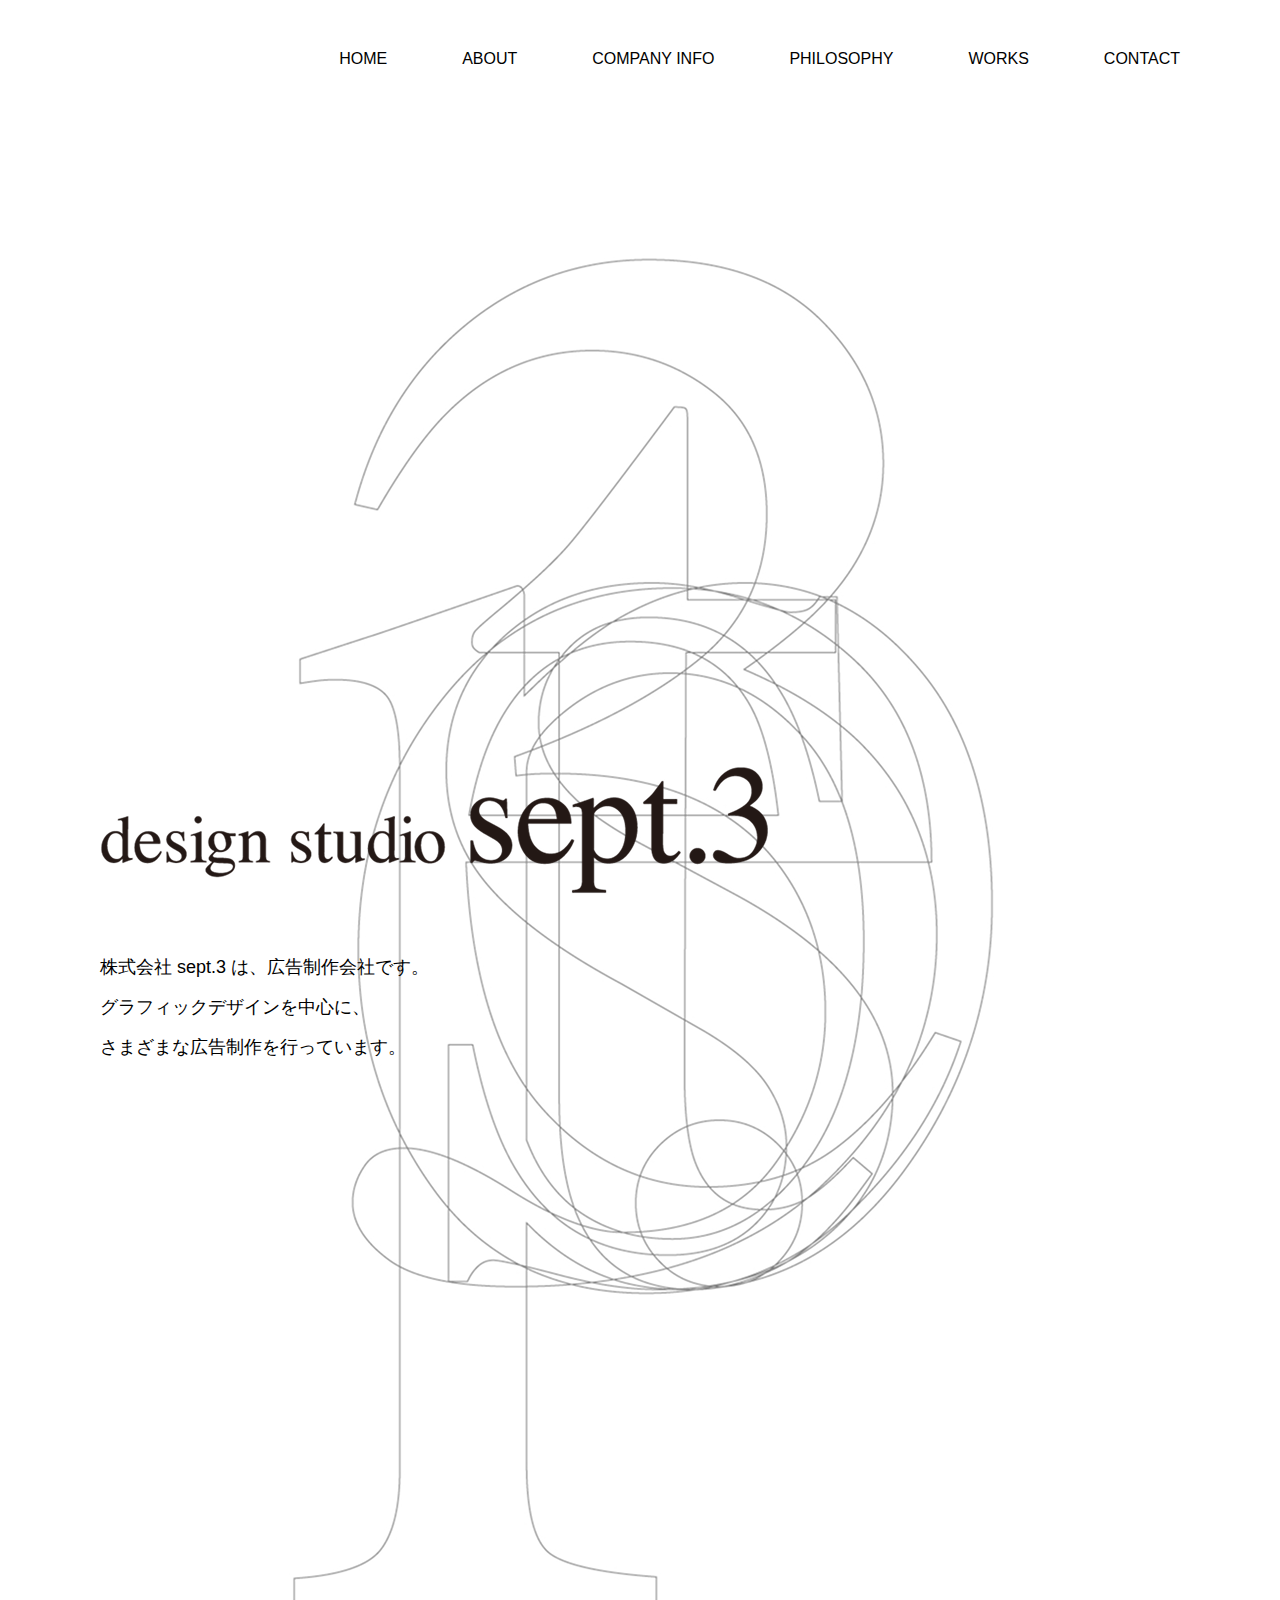
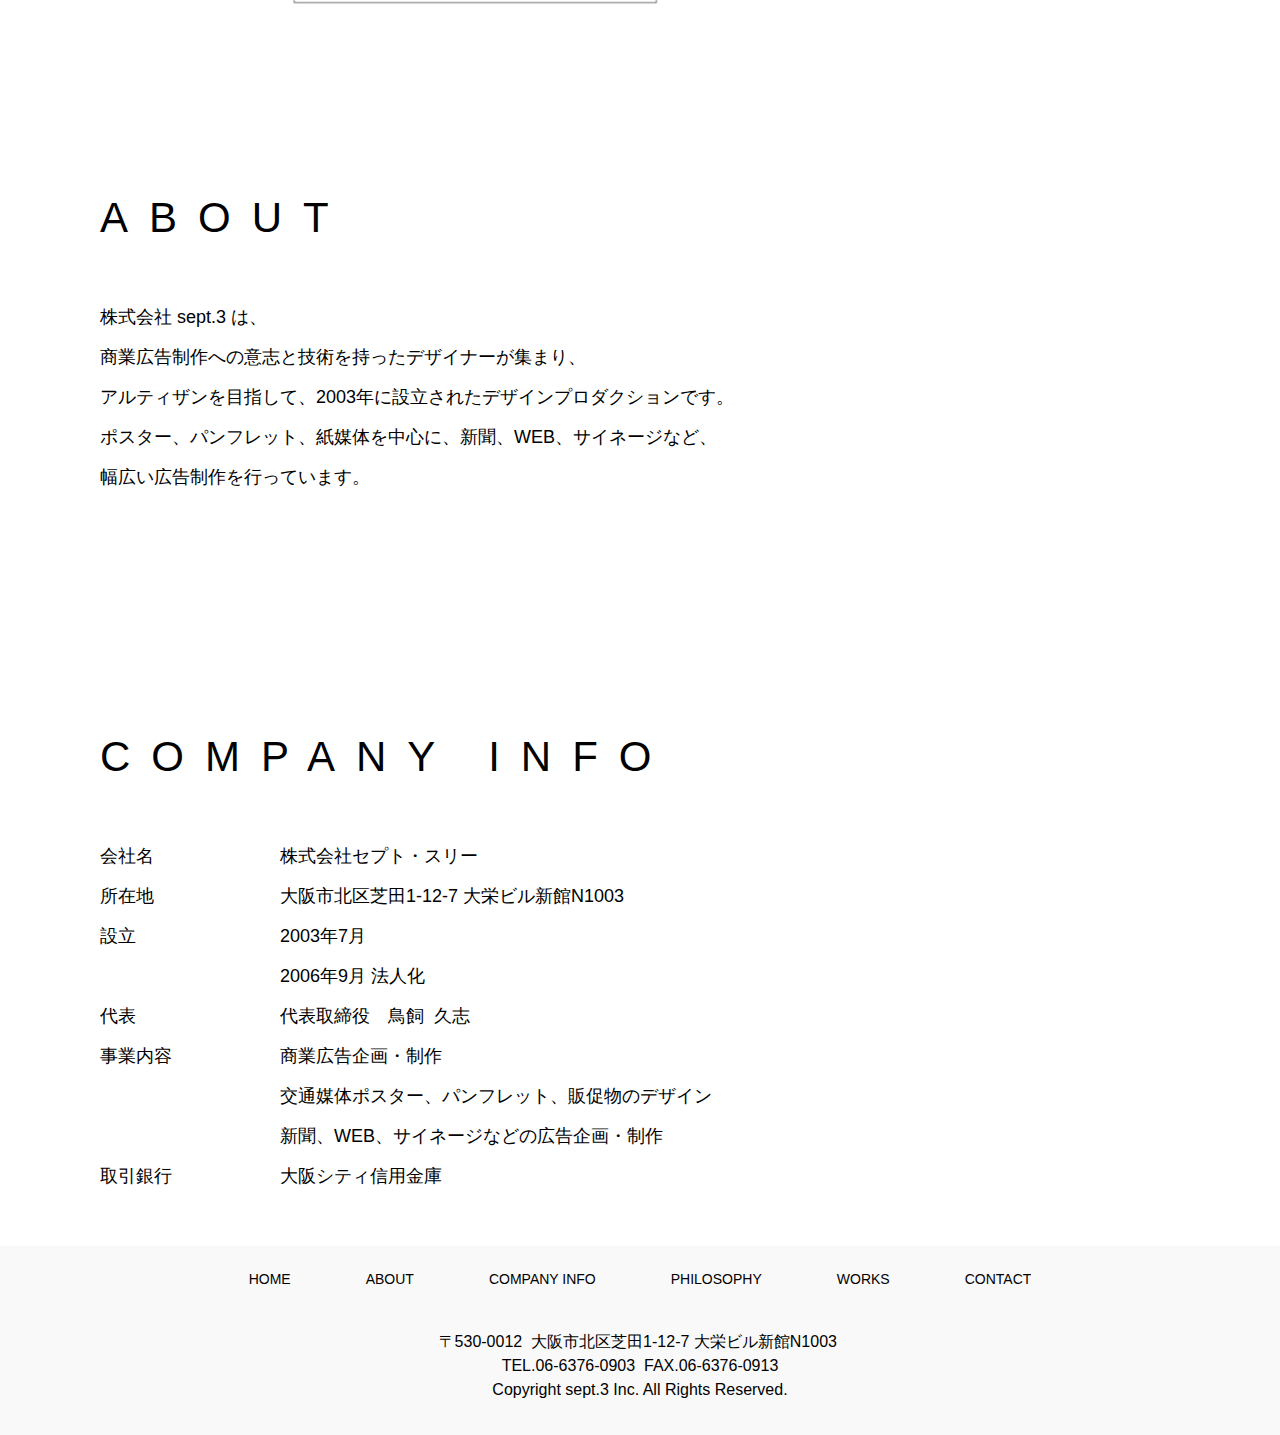
<file: index.html>
<!DOCTYPE html>
<html lang="ja">
<head>
  <meta charset="UTF-8">
  <meta name="viewport" content="width=device-width, initial-scale=1.0">
  <title>sept.3 - ホーム</title>
  <link rel="stylesheet" href="styles/globals.css">
</head>
<body>
  <div class="layout-container">
    <div class="layout-wrapper">
      <!-- Header Desktop -->
      <div class="header-desktop">
        <div class="header-desktop-inner">
          <button onclick="navigateTo('index.html', 'home_frame')" class="nav-item">
            <p class="nav-item-text">HOME</p>
          </button>
          <button onclick="navigateTo('index.html', 'text2')" class="nav-item">
            <p class="nav-item-text">ABOUT</p>
          </button>
          <button onclick="navigateTo('index.html', 'text4')" class="nav-item">
            <p class="nav-item-text">COMPANY INFO</p>
          </button>
          <button onclick="navigateTo('works.html', 'philosophy_text')" class="nav-item">
            <p class="nav-item-text">PHILOSOPHY</p>
          </button>
          <button onclick="navigateTo('works.html', 'main_frame3-1_text')" class="nav-item">
            <p class="nav-item-text">WORKS</p>
          </button>
          <button onclick="navigateTo('contact.html', 'main_frame3-1_text')" class="nav-item">
            <p class="nav-item-text">CONTACT</p>
          </button>
        </div>
      </div>

      <!-- Header Mobile/Tablet -->
      <div class="header-mobile" id="headerMobile">
        <div class="header-mobile-inner">
          <div class="header-mobile-content">
            <button onclick="toggleMobileMenu()" class="header-mobile-button">
              <div class="hamburger-icon" id="hamburgerIcon">
                <div class="hamburger-svg-wrapper">
                  <svg class="hamburger-svg" fill="none" preserveAspectRatio="none" viewBox="0 0 60 21">
                    <g id="Group 7">
                      <path d="M0 0.5H60" id="Vector 1" stroke="var(--stroke-0, black)" />
                      <path d="M10 10.5H60" id="Vector 2" stroke="var(--stroke-0, black)" />
                      <path d="M20 20.5H60" id="Vector 3" stroke="var(--stroke-0, black)" />
                    </g>
                  </svg>
                </div>
              </div>
              <div class="close-icon" id="closeIcon" style="display: none;">
                <div class="close-svg-wrapper">
                  <svg class="close-svg" fill="none" preserveAspectRatio="none" viewBox="0 0 51 26">
                    <g id="Group 9">
                      <path d="M0.396484 0.544922L50.6035 25.4551" id="Vector 4" stroke="var(--stroke-0, black)" />
                      <path d="M0.396484 25.4551L50.6035 0.544922" id="Vector 5" stroke="var(--stroke-0, black)" />
                    </g>
                  </svg>
                </div>
              </div>
            </button>
          </div>
        </div>
      </div>

      <!-- Mobile Menu -->
      <div class="mobile-menu" id="mobileMenu" style="display: none;">
        <div class="mobile-menu-header">
          <div class="mobile-menu-header-inner">
            <div class="mobile-menu-header-content">
              <button onclick="toggleMobileMenu()" class="mobile-menu-close-button">
                <div class="close-icon">
                  <div class="close-svg-wrapper">
                    <svg class="close-svg" fill="none" preserveAspectRatio="none" viewBox="0 0 51 26">
                      <g id="Group 9">
                        <path d="M0.396484 0.544922L50.6035 25.4551" id="Vector 4" stroke="var(--stroke-0, black)" />
                        <path d="M0.396484 25.4551L50.6035 0.544922" id="Vector 5" stroke="var(--stroke-0, black)" />
                      </g>
                    </svg>
                  </div>
                </div>
              </button>
            </div>
          </div>
        </div>
        
        <div class="mobile-menu-nav">
          <button onclick="navigateToAndClose('index.html', 'home_frame')" class="mobile-menu-nav-item">
            <p class="nav-item-text">HOME</p>
          </button>
          <button onclick="navigateToAndClose('index.html', 'text2')" class="mobile-menu-nav-item">
            <p class="nav-item-text">ABOUT</p>
          </button>
          <button onclick="navigateToAndClose('index.html', 'text4')" class="mobile-menu-nav-item">
            <p class="nav-item-text">COMPANY INFO</p>
          </button>
          <button onclick="navigateToAndClose('works.html', 'philosophy_text')" class="mobile-menu-nav-item">
            <p class="nav-item-text">PHILOSOPHY</p>
          </button>
          <button onclick="navigateToAndClose('works.html', 'main_frame3-1_text')" class="mobile-menu-nav-item">
            <p class="nav-item-text">WORKS</p>
          </button>
          <button onclick="navigateToAndClose('contact.html', 'main_frame3-1_text')" class="mobile-menu-nav-item">
            <p class="nav-item-text">CONTACT</p>
          </button>
        </div>
      </div>

      <!-- Main Content -->
      <div class="main-content">
        <div class="main-inner">
          <!-- Hero Section -->
          <div id="home_frame" class="hero-section">
            <!-- Desktop/Tablet -->
            <div class="hero-desktop">
              <div class="hero-bg-image">
                <img alt="" class="hero-bg-img" src="images/sept3-typography.png">
              </div>
              <div class="hero-logo-container">
                <div class="hero-logo">
				  <h1>
                    <img alt="design studio sept.3" class="hero-bg-img" src="images/sept3-corporate-logo.png">
				  </h1>
                </div>
              </div>
              <div class="hero-text-container">
                <div class="hero-text">
                      <p class="mb-0">株式会社 sept.3 は、広告制作会社です。</p>
                  <p class="mb-0">グラフィックデザインを中心に、</p>
                  <p>さまざまな広告制作を行っています。</p>
                </div>
              </div>
            </div>

            <!-- Mobile Only -->
            <div class="hero-mobile">
              <div class="hero-bg-image">
                <img alt="" class="hero-bg-img" src="images/sept3-typography.png">
              </div>
              <div class="hero-logo-container">
                <div class="hero-logo">
                  <img alt="" class="hero-bg-img" src="images/sept3-corporate-logo.png">
                </div>
              </div>
              <div class="hero-text-container">
                <div class="hero-text">
                  <p class="mb-0">株式会社 sept.3 は、広告制作会社です。</p>
                  <p class="mb-0">グラフィックデザインを中心に、</p>
                  <p>さまざまな広告制作を行っています。</p>
                </div>
              </div>
            </div>
          </div>

          <!-- About Section -->
          <div id="text2" class="about-section">
            <div class="about-inner">
              <div>
                <p class="about-title">
                  ABOUT
                </p>
              </div>
              <div class="about-content">
                <!-- Desktop/Tablet -->
                <div class="about-text-desktop">
                  <p class="mb-0">株式会社 sept.3 は、</p>
                  <p class="mb-0">商業広告制作への意志と技術を持ったデザイナーが集まり、</p>
                  <p class="mb-0">アルティザンを目指して、2003年に設立されたデザインプロダクションです。</p>
                  <p class="mb-0">ポスター、パンフレット、紙媒体を中心に、新聞、WEB、サイネージなど、</p>
                  <p>幅広い広告制作を行っています。</p>
                </div>

                <!-- Mobile -->
                <div class="about-text-mobile">
                  <p class="mb-0">株式会社 sept.3 は、</p>
                  <p class="mb-0">商業広告制作への意志と技術を持った</p>
                  <p class="mb-0">デザイナーが集まり、</p>
                  <p class="mb-0">アルティザンを目指して、2003年に設立された</p>
                  <p class="mb-0">デザインプロダクションです。</p>
                  <p class="mb-0">ポスター、パンフレット、紙媒体を</p>
                  <p class="mb-0">中心に、新聞、WEB、サイネージなど、</p>
                  <p>幅広い広告制作を行っています。</p>
                </div>
              </div>
            </div>
          </div>

          <!-- Company Section -->
          <div id="text4" class="company-section">
            <p class="company-title">
              COMPANY INFO
            </p>
            
            <div class="company-content">
              <!-- Labels -->
              <div class="company-labels" style="font-variation-settings: 'CTGR' 0, 'wdth' 100, 'wght' 400;">
                <p class="mb-0">会社名 </p>
                <p class="mb-0">所在地 </p>
                <p class="mb-0 md-hidden">&nbsp;</p>
                <p class="mb-0">設立</p>
                <p class="mb-0">&nbsp;</p>
                <p class="mb-0">代表</p>
                <p class="mb-0">事業内容</p>
                <p class="mb-0">&nbsp;</p>
                <p class="mb-0">&nbsp;</p>
                <p class="mb-0 md-hidden">&nbsp;</p>
                <p class="mb-0 md-hidden">&nbsp;</p>
                <p class="mb-0 md-hidden">&nbsp;</p>
                <p>取引銀行 </p>
              </div>

              <!-- Values -->
              <div class="company-values">
                <!-- Desktop/Tablet -->
                <div class="company-values-desktop">
                  <p class="mb-0">株式会社セプト・スリー</p>
                  <p class="mb-0">大阪市北区芝田1-12-7 大栄ビル新館N1003</p>
                  <p class="mb-0">2003年7月</p>
                  <p class="mb-0">2006年9月 法人化</p>
                  <p class="mb-0" style="white-space: pre-wrap;">代表取締役　鳥飼  久志</p>
                  <p class="mb-0">商業広告企画・制作</p>
                  <p class="mb-0">交通媒体ポスター、パンフレット、販促物のデザイン</p>
                  <p class="mb-0">新聞、WEB、サイネージなどの広告企画・制作</p>
                  <p>大阪シティ信用金庫</p>
                </div>

                <!-- Mobile -->
                <div class="company-values-mobile">
                  <p class="mb-0">株式会社セプト・スリー</p>
                  <p class="mb-0">大阪市北区芝田1-12-7 </p>
                  <p class="mb-0">大栄ビル新館N1003</p>
                  <p class="mb-0">2003年7月</p>
                  <p class="mb-0">2006年9月 法人化</p>
                  <p class="mb-0" style="white-space: pre-wrap;">代表取締役　鳥飼  久志</p>
                  <p class="mb-0">商業広告企画・制作</p>
                  <p class="mb-0">交通媒体ポスター、</p>
                  <p class="mb-0">パンフレット、</p>
                  <p class="mb-0">販促物のデザイン</p>
                  <p class="mb-0">新聞、WEB、サイネージなどの広告企画・制作</p>
                  <p>大阪シティ信用金庫</p>
                </div>
              </div>
            </div>
          </div>
        </div>
      </div>

      <!-- Footer -->
      <div id="footer_frame" class="footer-container">
        <div class="footer-inner">
          <div class="footer-content">
            <!-- Footer Navigation -->
            <div class="footer-nav">
              <button onclick="navigateTo('index.html', 'home_frame')" class="nav-item">
                <p class="nav-item-text mobile">HOME</p>
              </button>
              <button onclick="navigateTo('index.html', 'text2')" class="nav-item">
                <p class="nav-item-text mobile">ABOUT</p>
              </button>
              <button onclick="navigateTo('index.html', 'text4')" class="nav-item">
                <p class="nav-item-text mobile">COMPANY INFO</p>
              </button>
              <button onclick="navigateTo('works.html', 'philosophy_text')" class="nav-item">
                <p class="nav-item-text mobile">PHILOSOPHY</p>
              </button>
              <button onclick="navigateTo('works.html', 'main_frame3-1_text')" class="nav-item">
                <p class="nav-item-text mobile">WORKS</p>
              </button>
              <button onclick="navigateTo('contact.html', 'main_frame3-1_text')" class="nav-item">
                <p class="nav-item-text mobile">CONTACT</p>
              </button>
            </div>

            <!-- Footer Text -->
            <div class="footer-text-container">
              <!-- Desktop/Tablet -->
              <div class="footer-text footer-text-desktop">
                <p class="mb-0">〒530-0012  大阪市北区芝田1-12-7 大栄ビル新館N1003 </p>
                <p class="mb-0">TEL.06-6376-0903  FAX.06-6376-0913</p>
                <p>Copyright sept.3 Inc. All Rights Reserved.</p>
              </div>

              <!-- Mobile -->
              <div class="footer-text footer-text-mobile">
                <p class="mb-0">〒530-0012  大阪市北区芝田1-12-7</p>
                <p class="mb-0">大栄ビル新館N1003 </p>
                <p class="mb-0">TEL.06-6376-0903  FAX.06-6376-0913</p>
                <p>Copyright sept.3 Inc. All Rights Reserved.</p>
              </div>
            </div>
          </div>
        </div>
      </div>
    </div>
  </div>

  <script src="script.js"></script>
</body>
</html>
</file>
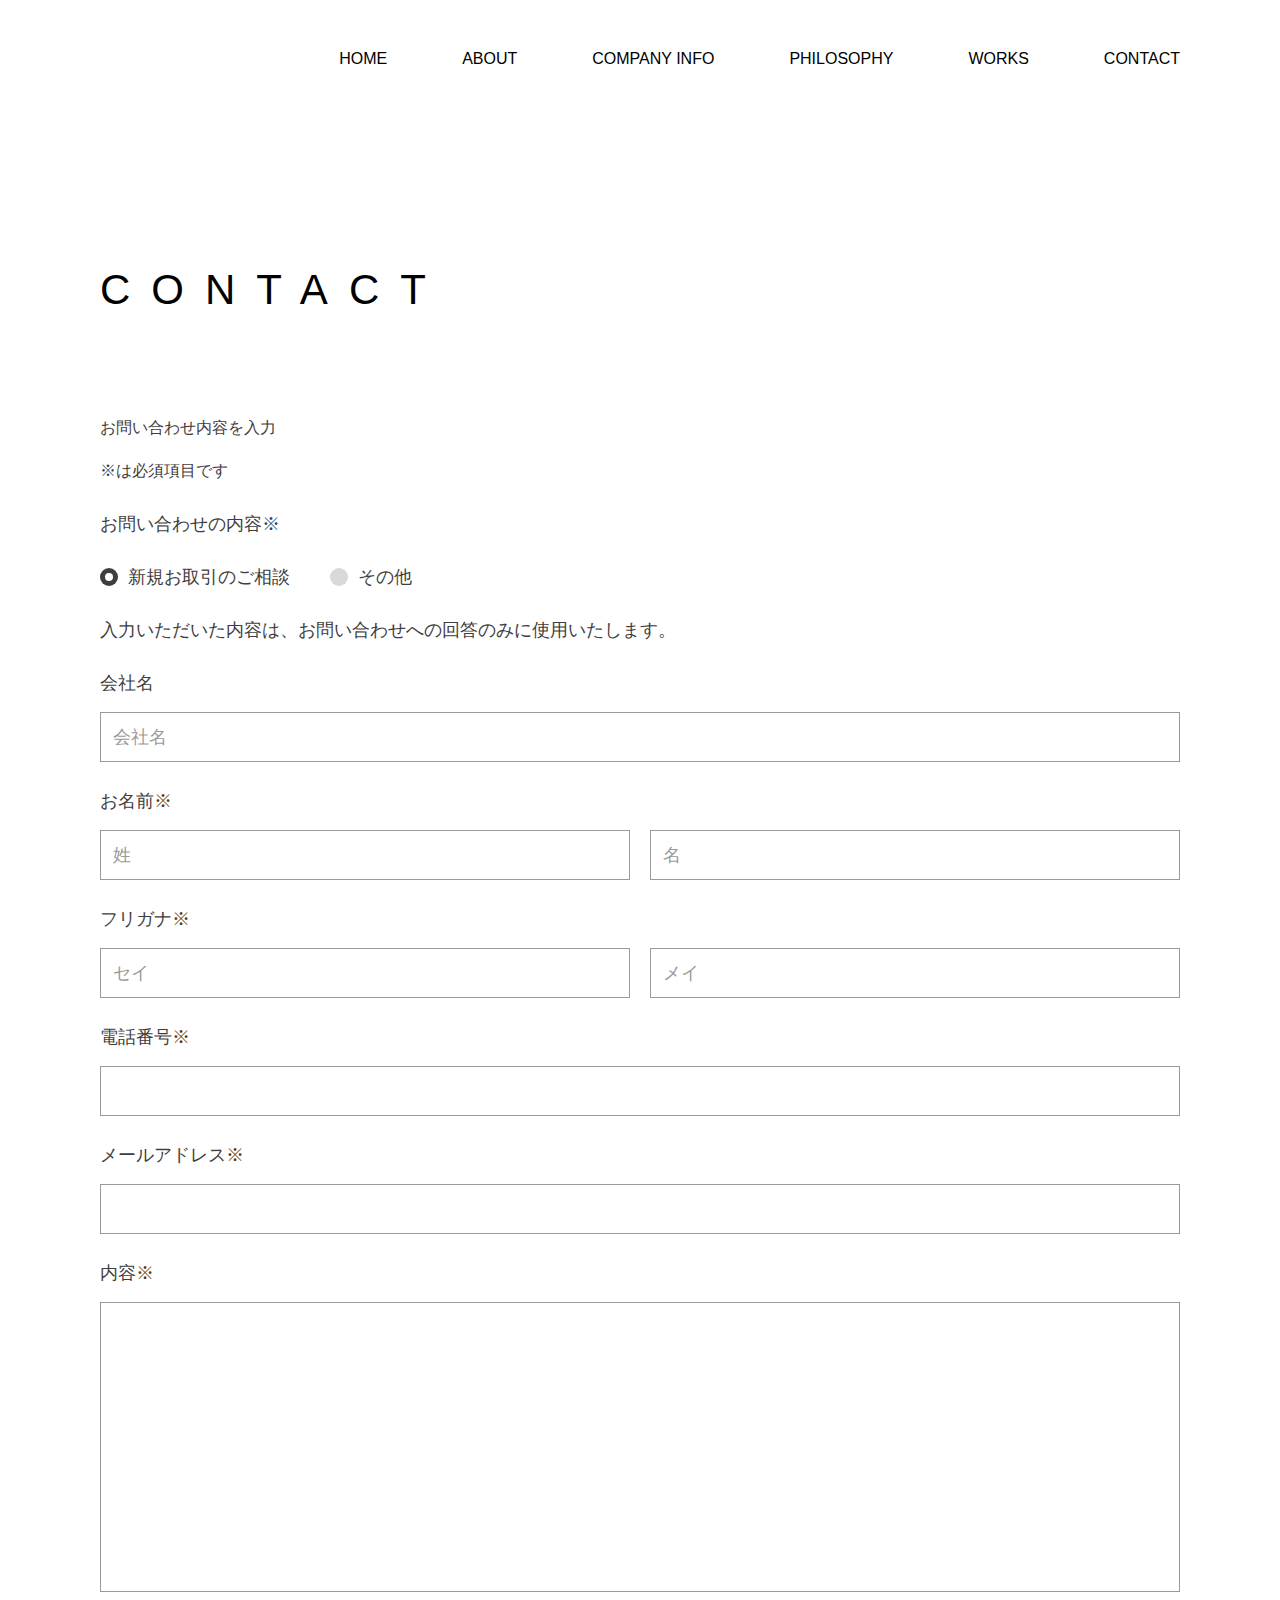
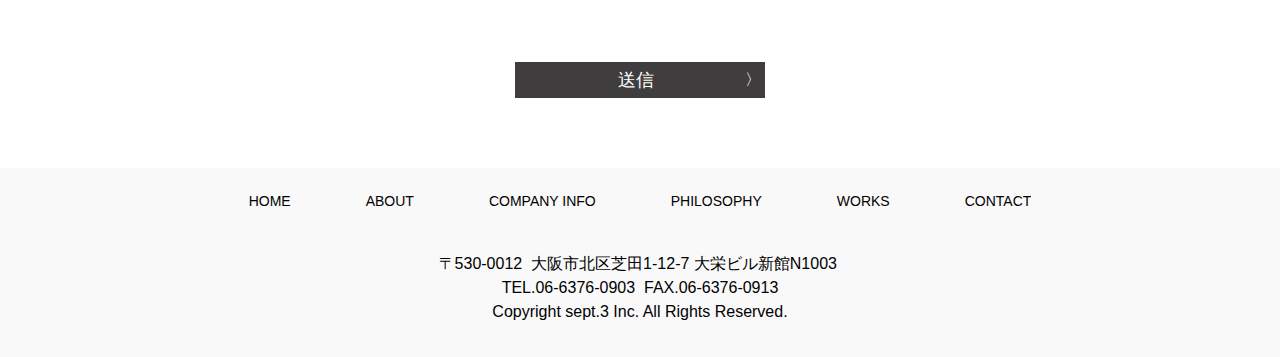
<file: contact.html>
<!DOCTYPE html>
<html lang="ja">
  <head>
    <meta charset="UTF-8">
    <meta name="viewport" content="width=device-width, initial-scale=1.0, shrink-to-fit=no, viewport-fit=cover">

    <!-- ページタイトル -->
    <title>株式会社sept.3 – お問い合わせ</title>
  
    <!-- メタディスクリプション -->
    <meta name="description" content="株式会社sept.3へのお問い合わせページ。ブランディング、Webデザイン、広告クリエイティブなど、サービスに関するご質問・ご相談はこちらからお気軽にご連絡ください。">
  
    <!-- Robots 指示 -->
    <meta name="robots" content="index, follow">
  
    <!-- 正規 URL -->
    <link rel="canonical" href="https://sept3.co.jp/contact.html">
  
    <!-- OGP（SNS用） -->
    <meta property="og:locale" content="ja_JP">
    <meta property="og:type" content="website">
    <meta property="og:title" content="株式会社sept.3 – お問い合わせ">
    <meta property="og:description" content="株式会社sept.3へのお問い合わせページ。ブランディング、Webデザイン、広告クリエイティブなどのご相談・ご質問はこちらからお気軽にどうぞ。">
    <meta property="og:url" content="https://sept3.co.jp/contact.html">
    <meta property="og:site_name" content="sept.3">
    <meta property="og:image" content="https://sept3.co.jp/assets/images/contact-og-image.jpg">
    <meta property="og:image:width" content="1200">
    <meta property="og:image:height" content="630">
  
    <!-- Twitterカード -->
    <meta name="twitter:card" content="summary_large_image">
    <meta name="twitter:site" content="@sept3">
    <meta name="twitter:title" content="株式会社sept.3 – お問い合わせ">
    <meta name="twitter:description" content="株式会社sept.3へのお問い合わせはこちら。クリエイティブデザイン、広告、Webサイト制作など、まずはお気軽にご相談ください。">
    <meta name="twitter:image" content="https://sept3.co.jp/assets/images/contact-twitter-card.jpg">
  
    <!-- スタイルシート -->
    <link rel="stylesheet" href="styles/globals.css">
  
    <!-- フェビコン・Apple タッチアイコン -->
    <link rel="shortcut icon" href="/favicon.ico" type="image/x-icon" />
    <link rel="apple-touch-icon" href="/apple-touch-icon.png" />
    <link rel="apple-touch-icon" sizes="57x57" href="/apple-touch-icon-57x57.png" />
    <link rel="apple-touch-icon" sizes="72x72" href="/apple-touch-icon-72x72.png" />
    <link rel="apple-touch-icon" sizes="76x76" href="/apple-touch-icon-76x76.png" />
    <link rel="apple-touch-icon" sizes="114x114" href="/apple-touch-icon-114x114.png" />
    <link rel="apple-touch-icon" sizes="120x120" href="/apple-touch-icon-120x120.png" />
    <link rel="apple-touch-icon" sizes="144x144" href="/apple-touch-icon-144x144.png" />
    <link rel="apple-touch-icon" sizes="152x152" href="/apple-touch-icon-152x152.png" />
    <link rel="apple-touch-icon" sizes="180x180" href="/apple-touch-icon-180x180.png" />
  </head>
<body>
  <div class="layout-container">
    <div class="layout-wrapper">
      <!-- Header Desktop -->
      <div class="header-desktop">
        <div class="header-desktop-inner">
          <button onclick="navigateTo('index.html', 'home_frame')" class="nav-item">
            <p class="nav-item-text">HOME</p>
          </button>
          <button onclick="navigateTo('index.html', 'text2')" class="nav-item">
            <p class="nav-item-text">ABOUT</p>
          </button>
          <button onclick="navigateTo('index.html', 'text4')" class="nav-item">
            <p class="nav-item-text">COMPANY INFO</p>
          </button>
          <button onclick="navigateTo('works.html', 'philosophy_text')" class="nav-item">
            <p class="nav-item-text">PHILOSOPHY</p>
          </button>
          <button onclick="navigateTo('works.html', 'contact-text')" class="nav-item">
            <p class="nav-item-text">WORKS</p>
          </button>
          <button onclick="navigateTo('contact.html', 'contact-text')" class="nav-item">
            <p class="nav-item-text">CONTACT</p>
          </button>
        </div>
      </div>

      <!-- Header Mobile/Tablet -->
      <div class="header-mobile" id="headerMobile">
        <div class="header-mobile-inner">
          <div class="header-mobile-content">
            <button onclick="toggleMobileMenu()" class="header-mobile-button">
              <div class="hamburger-icon" id="hamburgerIcon">
                <div class="hamburger-svg-wrapper">
                  <svg class="hamburger-svg" fill="none" preserveAspectRatio="none" viewBox="0 0 60 21">
                    <g id="Group 7">
                      <path d="M0 0.5H60" id="Vector 1" stroke="var(--stroke-0, black)" />
                      <path d="M10 10.5H60" id="Vector 2" stroke="var(--stroke-0, black)" />
                      <path d="M20 20.5H60" id="Vector 3" stroke="var(--stroke-0, black)" />
                    </g>
                  </svg>
                </div>
              </div>
              <div class="close-icon" id="closeIcon" style="display: none;">
                <div class="close-svg-wrapper">
                  <svg class="close-svg" fill="none" preserveAspectRatio="none" viewBox="0 0 51 26">
                    <g id="Group 9">
                      <path d="M0.396484 0.544922L50.6035 25.4551" id="Vector 4" stroke="var(--stroke-0, black)" />
                      <path d="M0.396484 25.4551L50.6035 0.544922" id="Vector 5" stroke="var(--stroke-0, black)" />
                    </g>
                  </svg>
                </div>
              </div>
            </button>
          </div>
        </div>
      </div>

      <!-- Mobile Menu -->
      <div class="mobile-menu" id="mobileMenu" style="display: none;">
        <div class="mobile-menu-header">
          <div class="mobile-menu-header-inner">
            <div class="mobile-menu-header-content">
              <button onclick="toggleMobileMenu()" class="mobile-menu-close-button">
                <div class="close-icon">
                  <div class="close-svg-wrapper">
                    <svg class="close-svg" fill="none" preserveAspectRatio="none" viewBox="0 0 51 26">
                      <g id="Group 9">
                        <path d="M0.396484 0.544922L50.6035 25.4551" id="Vector 4" stroke="var(--stroke-0, black)" />
                        <path d="M0.396484 25.4551L50.6035 0.544922" id="Vector 5" stroke="var(--stroke-0, black)" />
                      </g>
                    </svg>
                  </div>
                </div>
              </button>
            </div>
          </div>
        </div>
        
        <div class="mobile-menu-nav">
          <button onclick="navigateToAndClose('index.html', 'home_frame')" class="mobile-menu-nav-item">
            <p class="nav-item-text">HOME</p>
          </button>
          <button onclick="navigateToAndClose('index.html', 'text2')" class="mobile-menu-nav-item">
            <p class="nav-item-text">ABOUT</p>
          </button>
          <button onclick="navigateToAndClose('index.html', 'text4')" class="mobile-menu-nav-item">
            <p class="nav-item-text">COMPANY INFO</p>
          </button>
          <button onclick="navigateToAndClose('works.html', 'philosophy_text')" class="mobile-menu-nav-item">
            <p class="nav-item-text">PHILOSOPHY</p>
          </button>
          <button onclick="navigateToAndClose('works.html', 'contact-text')" class="mobile-menu-nav-item">
            <p class="nav-item-text">WORKS</p>
          </button>
          <button onclick="navigateToAndClose('contact.html', 'contact-text')" class="mobile-menu-nav-item">
            <p class="nav-item-text">CONTACT</p>
          </button>
        </div>
      </div>

      <!-- Main Content -->
      <div class="contact-main">
        <div class="contact-inner">
          <form id="contactForm" class="contact-form">
            <div class="contact-form-wrapper">
              <div class="contact-form-content">
                <!-- Title -->
                <div id="contact-text" class="contact-title-section">
                  <p class="contact-title">
                    CONTACT
                  </p>
                </div>

                <!-- Form Content -->
                <div class="contact-fields-wrapper">
                  <div class="contact-fields-inner">
                    <!-- Form Header -->
                    <div class="form-field">
                      <p class="form-label" style="font-size: 16px;">お問い合わせ内容を入力</p>
                      <p class="form-label" style="font-size: 16px;">※は必須項目です</p>
                    </div>

                    <!-- Inquiry Type -->
                    <div class="form-field radio-group">
                      <p class="form-label">お問い合わせの内容※</p>
                      <div class="inquiry-types">
                        <button type="button" onclick="selectInquiryType('consultation')" class="radio-button" id="radioConsultation">
                          <div class="radio-icon">
                            <svg class="radio-svg" fill="none" preserveAspectRatio="none" viewBox="0 0 18 18">
                              <circle cx="9" cy="9" fill="#3f3d3d" r="9" />
                              <circle cx="9" cy="9" fill="white" r="4" />
                            </svg>
                          </div>
                          <div class="radio-label">
                            <p>新規お取引のご相談</p>
                          </div>
                        </button>
                        <button type="button" onclick="selectInquiryType('other')" class="radio-button" id="radioOther">
                          <div class="radio-icon">
                            <svg class="radio-svg" fill="none" preserveAspectRatio="none" viewBox="0 0 18 18">
                              <circle cx="9" cy="9" fill="#D9D9D9" r="9" />
                            </svg>
                          </div>
                          <div class="radio-label">
                            <p>その他</p>
                          </div>
                        </button>
                      </div>
                    </div>

                    <!-- Privacy Notice -->
                    <div class="form-field">
                      <p class="form-label">入力いただいた内容は、お問い合わせへの回答のみに使用いたします。</p>
                    </div>

                    <!-- Company Name -->
                    <div class="form-field">
                      <p class="form-label">会社名</p>
                      <div style="position: relative; width: 100%;">
                        <input
                          type="text"
                          name="company"
                          placeholder="会社名"
                          class="form-input"
                          style="height: 50px;"
                        >
                      </div>
                    </div>

                    <!-- Name -->
                    <div class="form-field">
                      <p class="form-label">お名前※</p>
                      <div class="form-row">
                        <input
                          type="text"
                          name="lastName"
                          required
                          placeholder="姓"
                          class="form-input"
                        >
                        <input
                          type="text"
                          name="firstName"
                          required
                          placeholder="名"
                          class="form-input"
                        >
                      </div>
                    </div>

                    <!-- Furigana -->
                    <div class="form-field">
                      <p class="form-label">フリガナ※</p>
                      <div class="form-row">
                        <input
                          type="text"
                          name="lastNameKana"
                          required
                          placeholder="セイ"
                          class="form-input"
                        >
                        <input
                          type="text"
                          name="firstNameKana"
                          required
                          placeholder="メイ"
                          class="form-input"
                        >
                      </div>
                    </div>

                    <!-- Phone -->
                    <div class="form-field">
                      <p class="form-label">電話番号※</p>
                      <input
                        type="tel"
                        name="phone"
                        required
                        class="form-input"
                      >
                    </div>

                    <!-- Email -->
                    <div class="form-field">
                      <p class="form-label">メールアドレス※</p>
                      <input
                        type="email"
                        name="email"
                        required
                        class="form-input"
                      >
                    </div>

                    <!-- Content -->
                    <div class="form-field">
                      <p class="form-label">内容※</p>
                      <textarea
                        name="content"
                        required
                        rows="10"
                        class="form-textarea"
                      ></textarea>
                    </div>
                  </div>

                  <!-- Submit Button -->
                  <button type="submit" class="submit-button">
                    <p class="submit-text">送信</p>
                    <p class="submit-arrow">〉</p>
                  </button>
                </div>
              </div>
            </div>
          </form>
        </div>
      </div>

      <!-- Footer -->
      <div id="footer_frame" class="footer-container">
        <div class="footer-inner">
          <div class="footer-content">
            <!-- Footer Navigation -->
            <div class="footer-nav">
              <button onclick="navigateTo('index.html', 'home_frame')" class="nav-item">
                <p class="nav-item-text mobile">HOME</p>
              </button>
              <button onclick="navigateTo('index.html', 'text2')" class="nav-item">
                <p class="nav-item-text mobile">ABOUT</p>
              </button>
              <button onclick="navigateTo('index.html', 'text4')" class="nav-item">
                <p class="nav-item-text mobile">COMPANY INFO</p>
              </button>
              <button onclick="navigateTo('works.html', 'philosophy_text')" class="nav-item">
                <p class="nav-item-text mobile">PHILOSOPHY</p>
              </button>
              <button onclick="navigateTo('works.html', 'contact-text')" class="nav-item">
                <p class="nav-item-text mobile">WORKS</p>
              </button>
              <button onclick="navigateTo('contact.html', 'contact-text')" class="nav-item">
                <p class="nav-item-text mobile">CONTACT</p>
              </button>
            </div>

            <!-- Footer Text -->
            <div class="footer-text-container">
              <!-- Desktop/Tablet -->
              <div class="footer-text footer-text-desktop">
                <p class="mb-0">〒530-0012  大阪市北区芝田1-12-7 大栄ビル新館N1003 </p>
                <p class="mb-0">TEL.06-6376-0903  FAX.06-6376-0913</p>
                <p>Copyright sept.3 Inc. All Rights Reserved.</p>
              </div>

              <!-- Mobile -->
              <div class="footer-text footer-text-mobile">
                <p class="mb-0">〒530-0012  大阪市北区芝田1-12-7</p>
                <p class="mb-0">大栄ビル新館N1003 </p>
                <p class="mb-0">TEL.06-6376-0903  FAX.06-6376-0913</p>
                <p>Copyright sept.3 Inc. All Rights Reserved.</p>
              </div>
            </div>
          </div>
        </div>
      </div>
    </div>
  </div>

  <script src="script.js"></script>
  <script src="contact-form.js" defer></script>
</body>
</html>
</file>
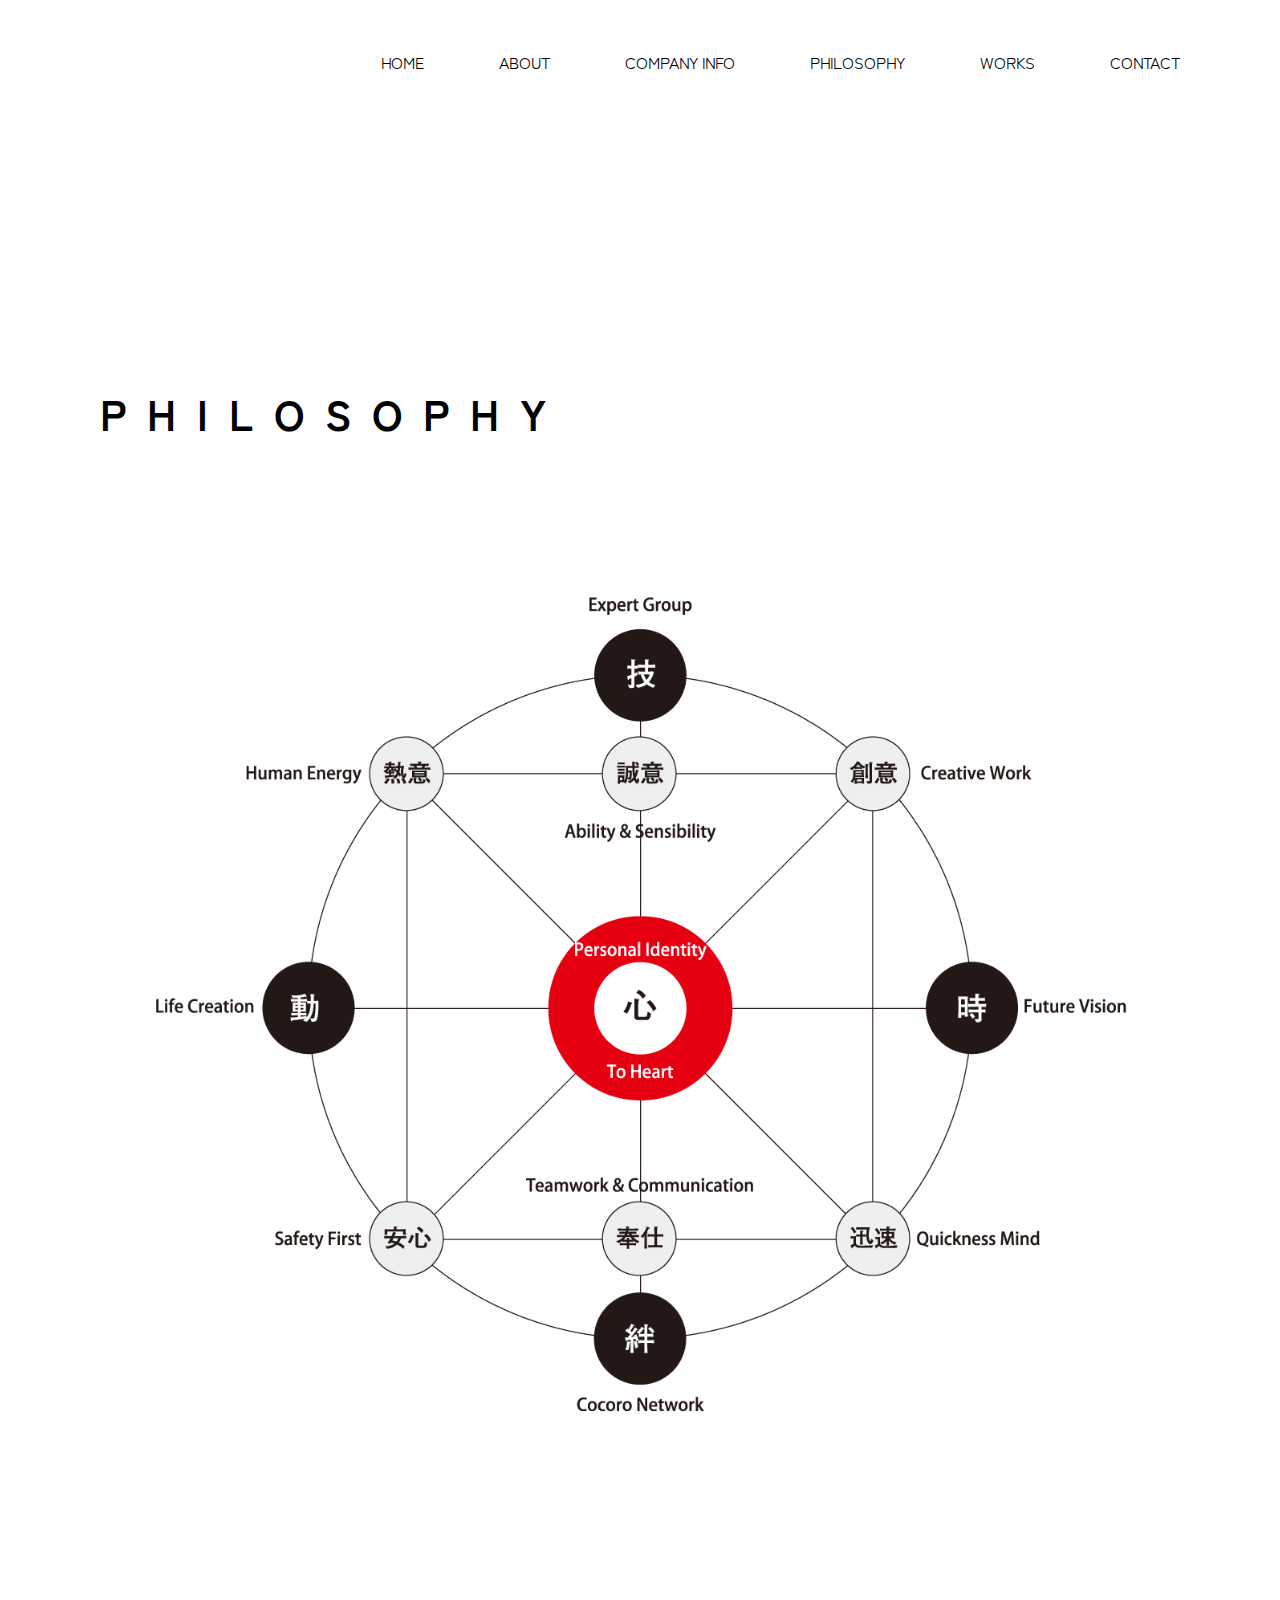
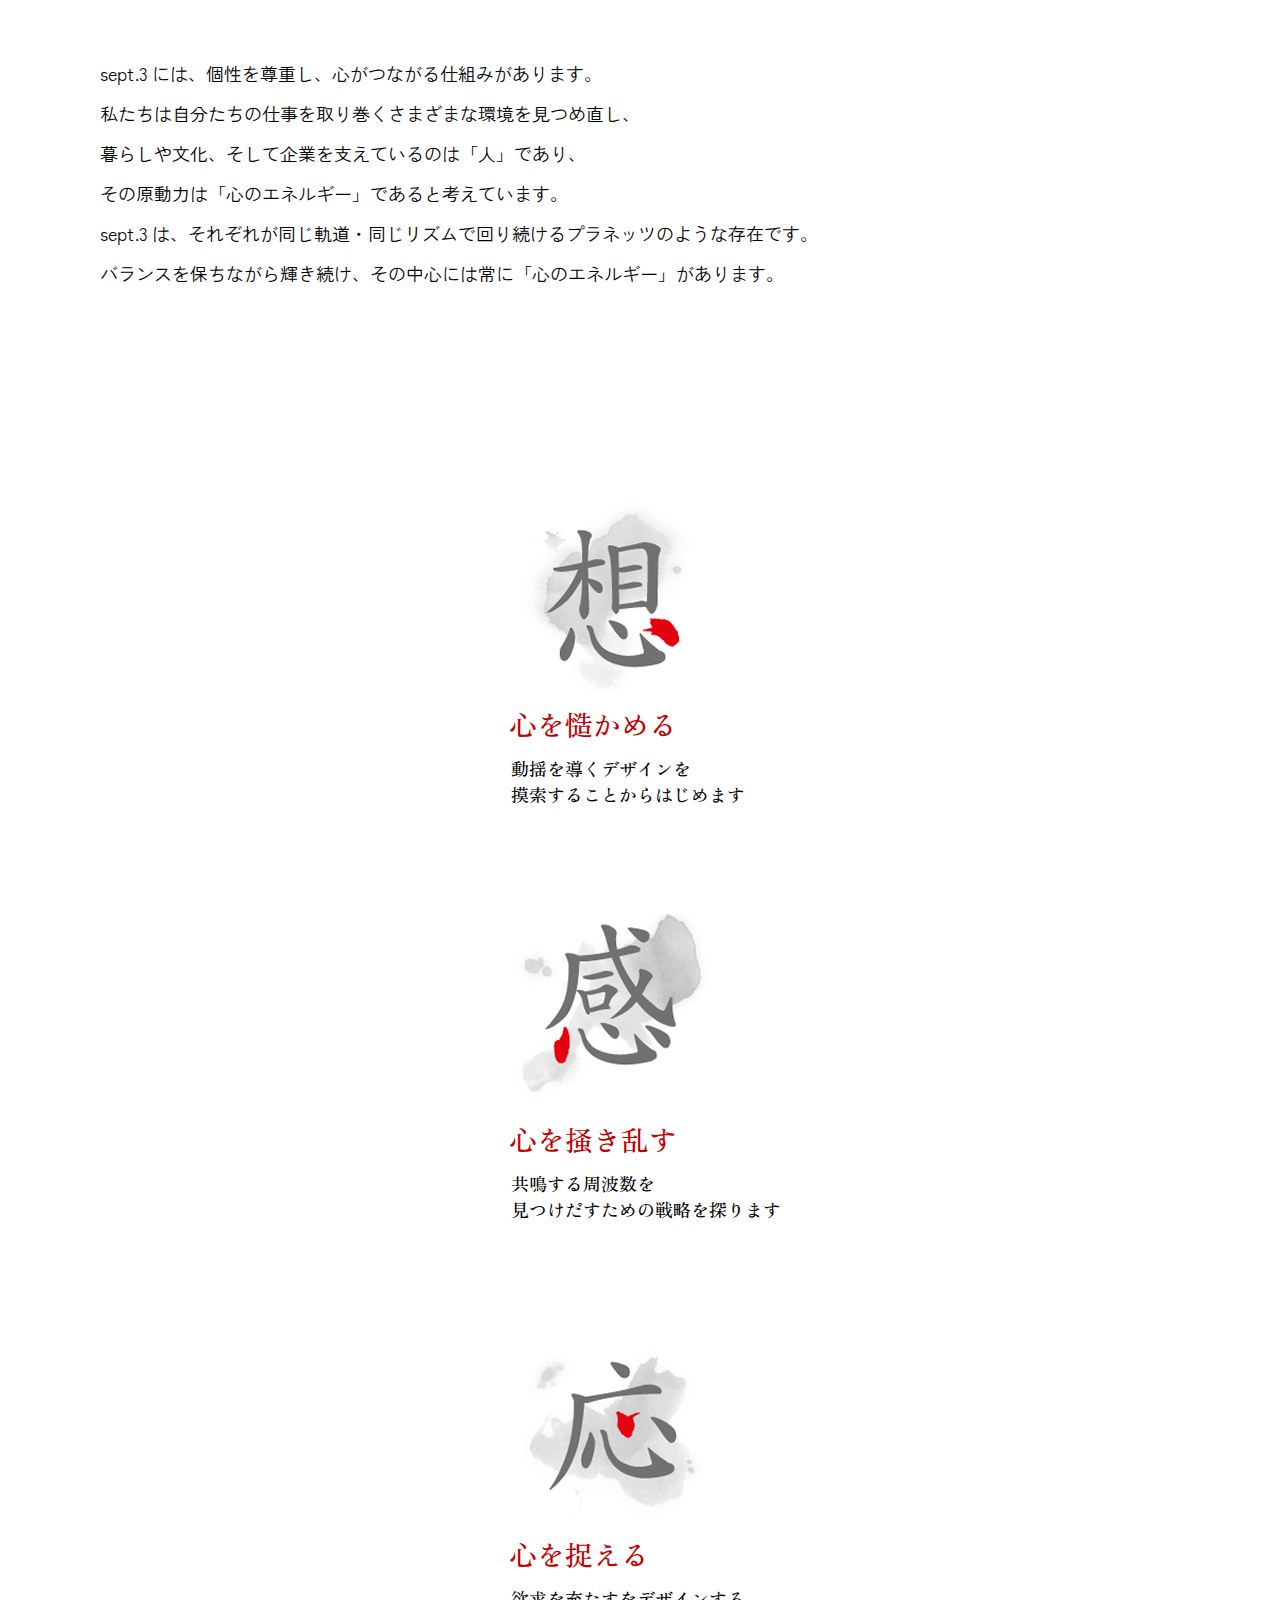
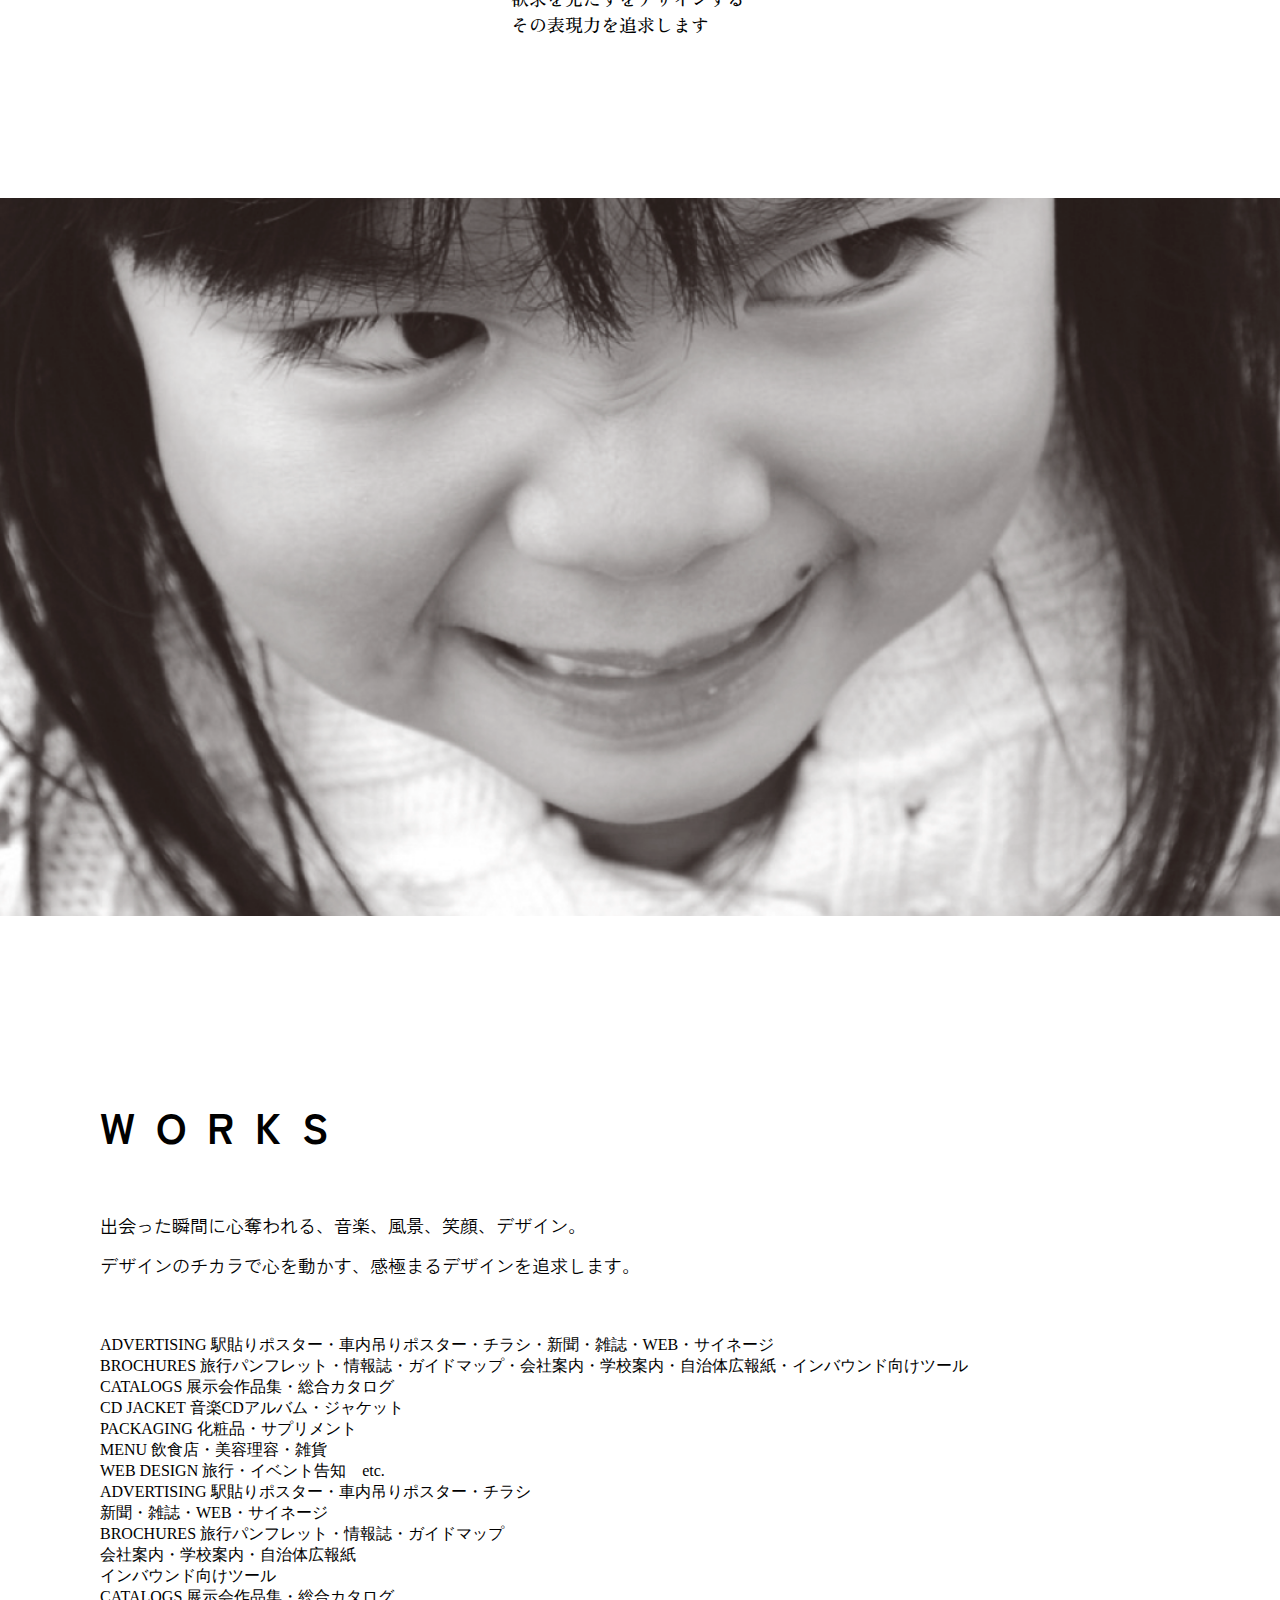
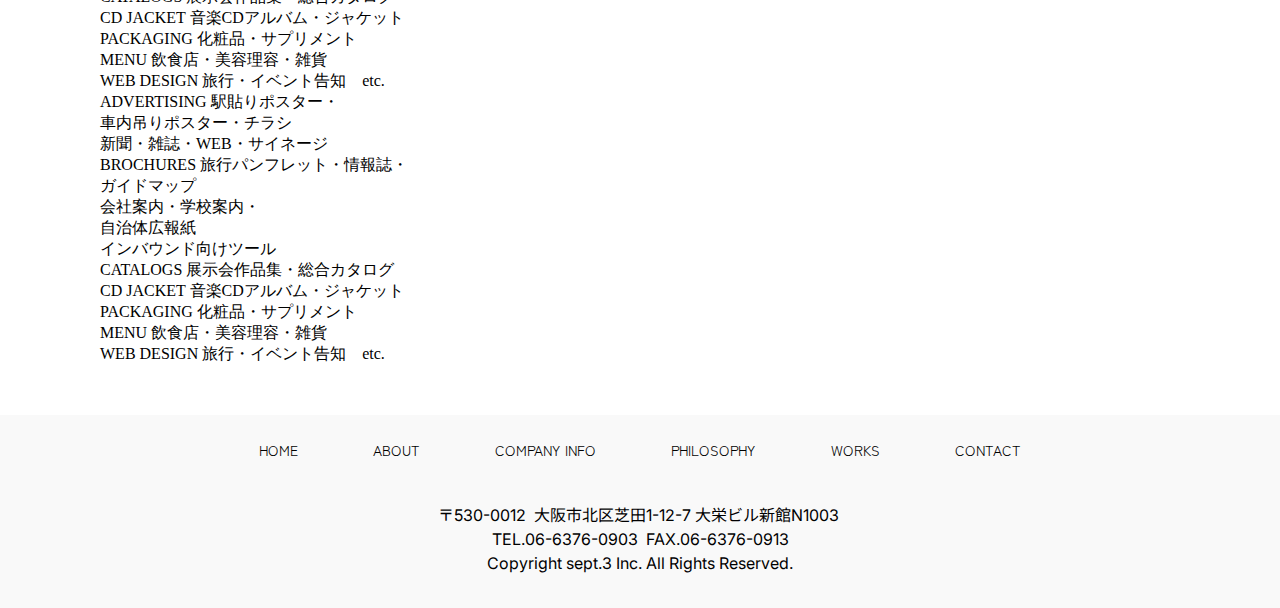
<file: works.html>
<!DOCTYPE html>
<html lang="ja">
  <head prefix="og: http://ogp.me/ns#">
    <meta charset="UTF-8">
    <meta http-equiv="X-UA-Compatible" content="IE=Edge">
    <meta name="viewport" content="width=device-width, initial-scale=1.0, minimum-scale=1.0, maximum-scale=1.0, user-scalable=yes">
    <meta name="format-detection" content="telephone=no">

    <!-- ページタイトル -->
    <title>株式会社sept.3　理念と業務</title>
  
    <!-- メタディスクリプション -->
    <meta name="description" content="株式会社sept.3の哲学と業務のページ。グラフィックデザイン、Webデザイン、パンフレット、パッケージなど、株式会社sept.3の心を動かすクリエイティブデザインに対する哲学と業務をご紹介します。">
  
    <!-- Robots 指示 -->
    <meta name="robots" content="index, follow">
  
    <!-- 正規 URL -->
    <link rel="canonical" href="https://sept3.co.jp/works.html">
  
    <!-- OGP（FacebookなどSNS向け） -->
    <meta property="og:locale" content="ja_JP">
    <meta property="og:type" content="website">
    <meta property="og:title" content="株式会社sept.3　哲学と業務">
    <meta property="og:description" content="グラフィックデザイン、Webデザイン、パンフレット、パッケージなど、株式会社sept.3の心を動かすクリエイティブデザインに対する哲学と仕事内容をご紹介します。">
    <meta property="og:url" content="https://sept3.co.jp/works.html">
    <meta property="og:site_name" content="sept.3">
    <meta property="og:image" content="https://sept3.co.jp/assets/images/ogp_top.jpg">
    <meta property="og:image:width" content="1200">
    <meta property="og:image:height" content="630">
  
    <!-- Twitterカード -->
    <meta name="twitter:card" content="summary_large_image">
    <meta name="twitter:site" content="@sept3">
    <meta name="twitter:title" content="株式会社sept.3　哲学と業務">
    <meta name="twitter:description" content="グラフィックデザイン、Webデザイン、パンフレット、パッケージなど、株式会社sept.3の心を動かすクリエイティブデザインに対する哲学と仕事内容をご紹介します。">
    <meta name="twitter:image" content="https://sept3.co.jp/assets/images/works-twitter-card.jpg">
  
    <!-- スタイルシート -->
    <link rel="stylesheet" href="styles/globals.css">

    <!-- WEBフォント -->
    <link rel="preconnect" href="https://fonts.googleapis.com">
    <link rel="preconnect" href="https://fonts.gstatic.com" crossorigin>
    <link href="https://fonts.googleapis.com/css2?family=Inter:wght@400;500&family=Noto+Sans+JP:wght@400;500&family=Zen+Kaku+Gothic+Antique:wght@400;500&family=Zen+Old+Mincho:wght@500&display=swap" rel="stylesheet">    
  
    <!-- フェビコン -->
    <link rel="shortcut icon" href="/favicon.ico" type="image/x-icon" />
    <link rel="apple-touch-icon" href="/apple-touch-icon.png" />
    <link rel="apple-touch-icon" sizes="57x57" href="/apple-touch-icon-57x57.png" />
    <link rel="apple-touch-icon" sizes="72x72" href="/apple-touch-icon-72x72.png" />
    <link rel="apple-touch-icon" sizes="76x76" href="/apple-touch-icon-76x76.png" />
    <link rel="apple-touch-icon" sizes="114x114" href="/apple-touch-icon-114x114.png" />
    <link rel="apple-touch-icon" sizes="120x120" href="/apple-touch-icon-120x120.png" />
    <link rel="apple-touch-icon" sizes="144x144" href="/apple-touch-icon-144x144.png" />
    <link rel="apple-touch-icon" sizes="152x152" href="/apple-touch-icon-152x152.png" />
    <link rel="apple-touch-icon" sizes="180x180" href="/apple-touch-icon-180x180.png" />
  </head>
<body>
  <div class="layout-container">
    <div class="layout-wrapper">
      <!-- Header Desktop -->
      <nav class="header-desktop">
        <div class="header-desktop-inner">
          <button onclick="navigateTo('index.html', 'home-text')" class="nav-item">
            <p class="nav-item-text">HOME</p>
          </button>
          <button onclick="navigateTo('index.html', 'about-text')" class="nav-item">
            <p class="nav-item-text">ABOUT</p>
          </button>
          <button onclick="navigateTo('index.html', 'company_info-text')" class="nav-item">
            <p class="nav-item-text">COMPANY INFO</p>
          </button>
          <button onclick="navigateTo('works.html', 'philosophy-text')" class="nav-item">
            <p class="nav-item-text">PHILOSOPHY</p>
          </button>
          <button onclick="navigateTo('works.html', 'works-text')" class="nav-item">
            <p class="nav-item-text">WORKS</p>
          </button>
          <button onclick="navigateTo('contact.html', 'contact-text')" class="nav-item">
            <p class="nav-item-text">CONTACT</p>
          </button>
        </div>
      </nav>

      <!-- Header Mobile/Tablet -->
      <div class="header-mobile" id="headerMobile">
        <div class="header-mobile-inner">
          <div class="header-mobile-content">
            <button onclick="toggleMobileMenu()" class="header-mobile-button">
              <div class="hamburger-icon" id="hamburgerIcon">
                <div class="hamburger-svg-wrapper">
                  <svg class="hamburger-svg" fill="none" preserveAspectRatio="none" viewBox="0 0 60 21">
                    <g id="Group 7">
                      <path d="M0 0.5H60" id="Vector 1" stroke="var(--stroke-0, black)" />
                      <path d="M10 10.5H60" id="Vector 2" stroke="var(--stroke-0, black)" />
                      <path d="M20 20.5H60" id="Vector 3" stroke="var(--stroke-0, black)" />
                    </g>
                  </svg>
                </div>
              </div>
              <div class="close-icon" id="closeIcon" style="display: none;">
                <div class="close-svg-wrapper">
                  <svg class="close-svg" fill="none" preserveAspectRatio="none" viewBox="0 0 51 26">
                    <g id="Group 9">
                      <path d="M0.396484 0.544922L50.6035 25.4551" id="Vector 4" stroke="var(--stroke-0, black)" />
                      <path d="M0.396484 25.4551L50.6035 0.544922" id="Vector 5" stroke="var(--stroke-0, black)" />
                    </g>
                  </svg>
                </div>
              </div>
            </button>
          </div>
        </div>
      </div>

      <!-- Mobile Menu -->
      <div class="mobile-menu" id="mobileMenu" style="display: none;">
        <div class="mobile-menu-header">
          <div class="mobile-menu-header-inner">
            <div class="mobile-menu-header-content">
              <button onclick="toggleMobileMenu()" class="mobile-menu-close-button">
                <div class="close-icon">
                  <div class="close-svg-wrapper">
                    <svg class="close-svg" fill="none" preserveAspectRatio="none" viewBox="0 0 51 26">
                      <g id="Group 9">
                        <path d="M0.396484 0.544922L50.6035 25.4551" id="Vector 4" stroke="var(--stroke-0, black)" />
                        <path d="M0.396484 25.4551L50.6035 0.544922" id="Vector 5" stroke="var(--stroke-0, black)" />
                      </g>
                    </svg>
                  </div>
                </div>
              </button>
            </div>
          </div>
        </div>
        
        <div class="mobile-menu-nav">
          <button onclick="navigateToAndClose('index.html', 'home-text')" class="mobile-menu-nav-item">
            <p class="nav-item-text">HOME</p>
          </button>
          <button onclick="navigateToAndClose('index.html', 'about-text')" class="mobile-menu-nav-item">
            <p class="nav-item-text">ABOUT</p>
          </button>
          <button onclick="navigateToAndClose('index.html', 'company_info-text')" class="mobile-menu-nav-item">
            <p class="nav-item-text">COMPANY INFO</p>
          </button>
          <button onclick="navigateToAndClose('works.html', 'philosophy-text')" class="mobile-menu-nav-item">
            <p class="nav-item-text">PHILOSOPHY</p>
          </button>
          <button onclick="navigateToAndClose('works.html', 'works-text')" class="mobile-menu-nav-item">
            <p class="nav-item-text">WORKS</p>
          </button>
          <button onclick="navigateToAndClose('contact.html', 'contact-text')" class="mobile-menu-nav-item">
            <p class="nav-item-text">CONTACT</p>
          </button>
        </div>
      </div>

      <!-- Main Content -->
      <div class="works-main">
        <div class="works-inner">
          <!-- Philosophy Section -->
          <div id="philosophy-text" class="philosophy-section">
            <!-- Background Image -->
            <div class="philosophy-bg">
              <div class="philosophy-bg-inner">
                <img alt="sept.3企業姿勢イメージ・タイポグラフィ" class="hero-bg-img" src="images/sept3-typography-works.png">
              </div>
            </div>
            
            <!-- Title -->
            <div class="philosophy-title-wrapper">
              <div class="philosophy-title-inner">
                <h1 class="philosophy-title">
                  PHILOSOPHY
                </h1>
              </div>
            </div>
          </div>

          <!-- Introduction Section -->
          <div class="introduction-section">
            <div class="introduction-content">
              <!-- Desktop/Tablet -->
              <div class="introduction-text-desktop">
                <p class="mb-0">sept.3 には、個性を尊重し、心がつながる仕組みがあります。</p>
                <p class="mb-0">私たちは自分たちの仕事を取り巻くさまざまな環境を見つめ直し、</p>
                <p class="mb-0">暮らしや文化、そして企業を支えているのは「人」であり、</p>
                <p class="mb-0">その原動力は「心のエネルギー」であると考えています。</p>
                <p class="mb-0">sept.3 は、それぞれが同じ軌道・同じリズムで回り続けるプラネッツのような存在です。</p>
                <p>バランスを保ちながら輝き続け、その中心には常に「心のエネルギー」があります。</p>
              </div>

              <!-- Mobile -->
              <div class="introduction-text-mobile">
                <p class="mb-0">sept.3 には、個性を尊重し、</p>
                <p class="mb-0">心がつながる仕組みがあります。</p>
                <p class="mb-0">私たちは自分たちの仕事を取り巻く</p>
                <p class="mb-0">さまざまな環境を見つめ直し、</p>
                <p class="mb-0">暮らしや文化、そして企業を支えているのは</p>
                <p class="mb-0">「人」であり、</p>
                <p class="mb-0">その原動力は「心のエネルギー」であると</p>
                <p class="mb-0">考えています。</p>
                <p class="mb-0">sept.3 は、それぞれが同じ軌道・同じリズムで</p>
                <p class="mb-0">回り続けるプラネッツのような存在です。</p>
                <p class="mb-0">バランスを保ちながら輝き続け、その中心には</p>
                <p>常に「心のエネルギー」があります。</p>
              </div>
            </div>
          </div>

          <!-- Three Hearts Section -->
          <div class="three-hearts-section">
            <!-- 心を慥かめる -->
            <div class="heart-item first">
              <div class="heart-image-wrapper">
                <img alt="想" class="heart-image" src="images/sept3-response.png">
              </div>
              <div class="heart-text-wrapper">
                <div class="heart-text-grid">
                  <div class="heart-text-description">
                    <div class="heart-text-description-content">
                      <p class="mb-0">動揺を導くデザインを</p>
                      <p>摸索することからはじめます</p>
                    </div>
                  </div>
                  <div class="heart-text-title">
                    <p class="heart-text-title-content">心を慥かめる</p>
                  </div>
                </div>
              </div>
            </div>

            <!-- 心を掻き乱す -->
            <div class="heart-item second">
              <div class="heart-image-wrapper second-third">
                <img alt="感" class="heart-image" src="images/sept3-feeling.png">
              </div>
              <div class="heart-text-wrapper">
                <div class="heart-text-grid">
                  <div class="heart-text-description">
                    <div class="heart-text-description-content">
                      <p class="mb-0">共鳴する周波数を</p>
                      <p>見つけだすための戦略を探ります</p>
                    </div>
                  </div>
                  <div class="heart-text-title">
                    <p class="heart-text-title-content">心を掻き乱す</p>
                  </div>
                </div>
              </div>
            </div>

            <!-- 心を捉える -->
            <div class="heart-item third">
              <div class="heart-image-wrapper third-special">
                <img alt="応" class="heart-image" src="images/sept3-thoughts.png">
              </div>
              <div class="heart-text-wrapper">
                <div class="heart-text-grid">
                  <div class="heart-text-description">
                    <div class="heart-text-description-content">
                      <p class="mb-0">欲求を充たすをデザインする</p>
                      <p>その表現力を追求します</p>
                    </div>
                  </div>
                  <div class="heart-text-title">
                    <p class="heart-text-title-content">心を捉える</p>
                  </div>
                </div>
              </div>
            </div>
          </div>

          <!-- Face Section -->
          <div class="face-section">
            <div class="face-flip-container">
              <div class="face-bg">
                <div class="face-image-wrapper">
                  <div class="face-image-inner">
                    <div class="face-image-flip">
                      <div class="face-image-content">
                        <img alt="sept.3企業イメージ" class="face-image" src="images/sept3-face.png">
                      </div>
                    </div>
                  </div>
                </div>
              </div>
            </div>
          </div>

          <!-- Works Section -->
          <div id="works-text" class="works-section">
            <!-- Title -->
            <div class="works-title-wrapper">
              <h2 class="works-title">
                WORKS
              </h2>
            </div>

            <!-- Description -->
            <div class="works-description">
              <!-- Desktop/Tablet -->
              <div class="works-text-desktop">
                <p class="mb-0">出会った瞬間に心奪われる、音楽、風景、笑顔、デザイン。</p>
                <p>デザインのチカラで心を動かす、感極まるデザインを追求します。</p>
              </div>

              <!-- Mobile -->
              <div class="works-text-mobile">
                <p class="mb-0">出会った瞬間に心奪われる、</p>
                <p class="mb-0">音楽、風景、笑顔、デザイン。</p>
                <p class="mb-0">デザインのチカラで心を動かす、</p>
                <p>感極まるデザインを追求します。</p>
              </div>
            </div>

            <!-- Services List -->
            <div class="works-services-single">
              <!-- Desktop -->
              <div class="works-list-desktop">
                <div class="works-item">
                  <span class="works-item-label">ADVERTISING</span>
                  <span class="works-item-value">駅貼りポスター・車内吊りポスター・チラシ・新聞・雑誌・WEB・サイネージ</span>
                </div>
                <div class="works-item">
                  <span class="works-item-label">BROCHURES</span>
                  <span class="works-item-value">旅行パンフレット・情報誌・ガイドマップ・会社案内・学校案内・自治体広報紙・インバウンド向けツール</span>
                </div>
                <div class="works-item">
                  <span class="works-item-label">CATALOGS</span>
                  <span class="works-item-value">展示会作品集・総合カタログ</span>
                </div>
                <div class="works-item">
                  <span class="works-item-label">CD JACKET</span>
                  <span class="works-item-value">音楽CDアルバム・ジャケット</span>
                </div>
                <div class="works-item">
                  <span class="works-item-label">PACKAGING</span>
                  <span class="works-item-value">化粧品・サプリメント</span>
                </div>
                <div class="works-item">
                  <span class="works-item-label">MENU</span>
                  <span class="works-item-value">飲食店・美容理容・雑貨</span>
                </div>
                <div class="works-item">
                  <span class="works-item-label">WEB  DESIGN</span>
                  <span class="works-item-value">旅行・イベント告知　etc.</span>
                </div>
              </div>

              <!-- Tablet -->
              <div class="works-list-tablet">
                <div class="works-item">
                  <span class="works-item-label">ADVERTISING</span>
                  <span class="works-item-value">駅貼りポスター・車内吊りポスター・チラシ<br>新聞・雑誌・WEB・サイネージ</span>
                </div>
                <div class="works-item">
                  <span class="works-item-label">BROCHURES</span>
                  <span class="works-item-value">旅行パンフレット・情報誌・ガイドマップ<br>会社案内・学校案内・自治体広報紙<br>インバウンド向けツール</span>
                </div>
                <div class="works-item">
                  <span class="works-item-label">CATALOGS</span>
                  <span class="works-item-value">展示会作品集・総合カタログ</span>
                </div>
                <div class="works-item">
                  <span class="works-item-label">CD JACKET</span>
                  <span class="works-item-value">音楽CDアルバム・ジャケット</span>
                </div>
                <div class="works-item">
                  <span class="works-item-label">PACKAGING</span>
                  <span class="works-item-value">化粧品・サプリメント</span>
                </div>
                <div class="works-item">
                  <span class="works-item-label">MENU</span>
                  <span class="works-item-value">飲食店・美容理容・雑貨</span>
                </div>
                <div class="works-item">
                  <span class="works-item-label">WEB  DESIGN</span>
                  <span class="works-item-value">旅行・イベント告知　etc.</span>
                </div>
              </div>

              <!-- Mobile -->
              <div class="works-list-mobile">
                <div class="works-item">
                  <span class="works-item-label">ADVERTISING</span>
                  <span class="works-item-value">駅貼りポスター・<br>車内吊りポスター・チラシ<br>新聞・雑誌・WEB・サイネージ</span>
                </div>
                <div class="works-item">
                  <span class="works-item-label">BROCHURES</span>
                  <span class="works-item-value">旅行パンフレット・情報誌・<br>ガイドマップ<br>会社案内・学校案内・<br>自治体広報紙<br>インバウンド向けツール</span>
                </div>
                <div class="works-item">
                  <span class="works-item-label">CATALOGS</span>
                  <span class="works-item-value">展示会作品集・総合カタログ</span>
                </div>
                <div class="works-item">
                  <span class="works-item-label">CD JACKET</span>
                  <span class="works-item-value">音楽CDアルバム・ジャケット</span>
                </div>
                <div class="works-item">
                  <span class="works-item-label">PACKAGING</span>
                  <span class="works-item-value">化粧品・サプリメント</span>
                </div>
                <div class="works-item">
                  <span class="works-item-label">MENU</span>
                  <span class="works-item-value">飲食店・美容理容・雑貨</span>
                </div>
                <div class="works-item">
                  <span class="works-item-label">WEB  DESIGN</span>
                  <span class="works-item-value">旅行・イベント告知　etc.</span>
                </div>
              </div>
            </div>
          </div>
        </div>
      </div>

      <!-- Footer -->
      <div id="footer_frame" class="footer-container">
        <div class="footer-inner">
          <div class="footer-content">
            <!-- Footer Navigation -->
            <div class="footer-nav">
              <button onclick="navigateTo('index.html', 'home-text')" class="nav-item">
                <p class="nav-item-text mobile">HOME</p>
              </button>
              <button onclick="navigateTo('index.html', 'about-text')" class="nav-item">
                <p class="nav-item-text mobile">ABOUT</p>
              </button>
              <button onclick="navigateTo('index.html', 'company_info-text')" class="nav-item">
                <p class="nav-item-text mobile">COMPANY INFO</p>
              </button>
              <button onclick="navigateTo('works.html', 'philosophy-text')" class="nav-item">
                <p class="nav-item-text mobile">PHILOSOPHY</p>
              </button>
              <button onclick="navigateTo('works.html', 'works-text')" class="nav-item">
                <p class="nav-item-text mobile">WORKS</p>
              </button>
              <button onclick="navigateTo('contact.html', 'contact-text')" class="nav-item">
                <p class="nav-item-text mobile">CONTACT</p>
              </button>
            </div>

            <!-- Footer Text -->
            <div class="footer-text-container">
              <!-- Desktop/Tablet -->
              <div class="footer-text footer-text-desktop">
                <p class="mb-0">〒530-0012  大阪市北区芝田1-12-7 大栄ビル新館N1003 </p>
                <p class="mb-0">TEL.06-6376-0903  FAX.06-6376-0913</p>
                <p>Copyright sept.3 Inc. All Rights Reserved.</p>
              </div>

              <!-- Mobile -->
              <div class="footer-text footer-text-mobile">
                <p class="mb-0">〒530-0012  大阪市北区芝田1-12-7</p>
                <p class="mb-0">大栄ビル新館N1003 </p>
                <p class="mb-0">TEL.06-6376-0903  FAX.06-6376-0913</p>
                <p>Copyright sept.3 Inc. All Rights Reserved.</p>
              </div>
            </div>
          </div>
        </div>
      </div>
    </div>
  </div>

  <script src="script.js"></script>
</body>
</html>
</file>
<file: styles/globals.css>
@custom-variant dark (&:is(.dark *));

:root {
  --font-size: 16px;
  --background: #ffffff;
  --foreground: oklch(0.145 0 0);
  --card: #ffffff;
  --card-foreground: oklch(0.145 0 0);
  --popover: oklch(1 0 0);
  --popover-foreground: oklch(0.145 0 0);
  --primary: #030213;
  --primary-foreground: oklch(1 0 0);
  --secondary: oklch(0.95 0.0058 264.53);
  --secondary-foreground: #030213;
  --muted: #ececf0;
  --muted-foreground: #717182;
  --accent: #e9ebef;
  --accent-foreground: #030213;
  --destructive: #d4183d;
  --destructive-foreground: #ffffff;
  --border: rgba(0, 0, 0, 0.1);
  --input: transparent;
  --input-background: #f3f3f5;
  --switch-background: #cbced4;
  --font-weight-medium: 500;
  --font-weight-normal: 400;
  --ring: oklch(0.708 0 0);
  --chart-1: oklch(0.646 0.222 41.116);
  --chart-2: oklch(0.6 0.118 184.704);
  --chart-3: oklch(0.398 0.07 227.392);
  --chart-4: oklch(0.828 0.189 84.429);
  --chart-5: oklch(0.769 0.188 70.08);
  --radius: 0.625rem;
  --sidebar: oklch(0.985 0 0);
  --sidebar-foreground: oklch(0.145 0 0);
  --sidebar-primary: #030213;
  --sidebar-primary-foreground: oklch(0.985 0 0);
  --sidebar-accent: oklch(0.97 0 0);
  --sidebar-accent-foreground: oklch(0.205 0 0);
  --sidebar-border: oklch(0.922 0 0);
  --sidebar-ring: oklch(0.708 0 0);
}

.dark {
  --background: oklch(0.145 0 0);
  --foreground: oklch(0.985 0 0);
  --card: oklch(0.145 0 0);
  --card-foreground: oklch(0.985 0 0);
  --popover: oklch(0.145 0 0);
  --popover-foreground: oklch(0.985 0 0);
  --primary: oklch(0.985 0 0);
  --primary-foreground: oklch(0.205 0 0);
  --secondary: oklch(0.269 0 0);
  --secondary-foreground: oklch(0.985 0 0);
  --muted: oklch(0.269 0 0);
  --muted-foreground: oklch(0.708 0 0);
  --accent: oklch(0.269 0 0);
  --accent-foreground: oklch(0.985 0 0);
  --destructive: oklch(0.396 0.141 25.723);
  --destructive-foreground: oklch(0.637 0.237 25.331);
  --border: oklch(0.269 0 0);
  --input: oklch(0.269 0 0);
  --ring: oklch(0.439 0 0);
  --font-weight-medium: 500;
  --font-weight-normal: 400;
  --chart-1: oklch(0.488 0.243 264.376);
  --chart-2: oklch(0.696 0.17 162.48);
  --chart-3: oklch(0.769 0.188 70.08);
  --chart-4: oklch(0.627 0.265 303.9);
  --chart-5: oklch(0.645 0.246 16.439);
  --sidebar: oklch(0.205 0 0);
  --sidebar-foreground: oklch(0.985 0 0);
  --sidebar-primary: oklch(0.488 0.243 264.376);
  --sidebar-primary-foreground: oklch(0.985 0 0);
  --sidebar-accent: oklch(0.269 0 0);
  --sidebar-accent-foreground: oklch(0.985 0 0);
  --sidebar-border: oklch(0.269 0 0);
  --sidebar-ring: oklch(0.439 0 0);
}

@theme inline {
  --color-background: var(--background);
  --color-foreground: var(--foreground);
  --color-card: var(--card);
  --color-card-foreground: var(--card-foreground);
  --color-popover: var(--popover);
  --color-popover-foreground: var(--popover-foreground);
  --color-primary: var(--primary);
  --color-primary-foreground: var(--primary-foreground);
  --color-secondary: var(--secondary);
  --color-secondary-foreground: var(--secondary-foreground);
  --color-muted: var(--muted);
  --color-muted-foreground: var(--muted-foreground);
  --color-accent: var(--accent);
  --color-accent-foreground: var(--accent-foreground);
  --color-destructive: var(--destructive);
  --color-destructive-foreground: var(--destructive-foreground);
  --color-border: var(--border);
  --color-input: var(--input);
  --color-input-background: var(--input-background);
  --color-switch-background: var(--switch-background);
  --color-ring: var(--ring);
  --color-chart-1: var(--chart-1);
  --color-chart-2: var(--chart-2);
  --color-chart-3: var(--chart-3);
  --color-chart-4: var(--chart-4);
  --color-chart-5: var(--chart-5);
  --radius-sm: calc(var(--radius) - 4px);
  --radius-md: calc(var(--radius) - 2px);
  --radius-lg: var(--radius);
  --radius-xl: calc(var(--radius) + 4px);
  --color-sidebar: var(--sidebar);
  --color-sidebar-foreground: var(--sidebar-foreground);
  --color-sidebar-primary: var(--sidebar-primary);
  --color-sidebar-primary-foreground: var(--sidebar-primary-foreground);
  --color-sidebar-accent: var(--sidebar-accent);
  --color-sidebar-accent-foreground: var(--sidebar-accent-foreground);
  --color-sidebar-border: var(--sidebar-border);
  --color-sidebar-ring: var(--sidebar-ring);
}

* {
  margin: 0;
  padding: 0;
  box-sizing: border-box;
}

html {
  font-size: var(--font-size);
}

body {
  background-color: #ffffff;
  color: #000000;
  margin: 0;
  padding: 0;
}

/* Reset paragraph margins */
p {
  margin: 0;
}

p.mb-0 {
  margin-bottom: 0;
}

/* Layout Container */
.layout-container {
  background: white;
  min-height: 100vh;
  width: 100%;
  display: flex;
  flex-direction: column;
  align-items: center;
}

.layout-wrapper {
  width: 100%;
  max-width: 1440px;
}

/* Header Styles */
.header-desktop {
  display: none;
  height: 123px;
  position: relative;
  flex-shrink: 0;
  width: 100%;
}

.header-desktop-inner {
  position: absolute;
  box-sizing: border-box;
  display: flex;
  gap: 75px;
  align-items: center;
  justify-content: flex-end;
  overflow: clip;
  padding: 50px 100px;
  right: 0;
  top: 0;
  width: 100%;
}

.header-mobile {
  position: relative;
  flex-shrink: 0;
  width: 100%;
  z-index: 50;
  background: white;
}

.header-mobile.menu-open {
  background: #f9f9f9;
}

.header-mobile-inner {
  display: flex;
  flex-direction: row;
  align-items: center;
  justify-content: flex-end;
  overflow: clip;
  width: 100%;
  height: 100%;
}

.header-mobile-content {
  box-sizing: border-box;
  display: flex;
  align-items: center;
  justify-content: flex-end;
  padding: 45px 25px;
  position: relative;
  width: 100%;
}

.header-mobile-button {
  flex-basis: 0;
  display: flex;
  flex-grow: 1;
  height: 30px;
  align-items: center;
  justify-content: flex-end;
  min-height: 1px;
  min-width: 1px;
  overflow: clip;
  position: relative;
  flex-shrink: 0;
  background: none;
  border: none;
  cursor: pointer;
}

/* Navigation Items */
.nav-item {
  box-sizing: border-box;
  cursor: pointer;
  overflow: visible;
  padding: 0;
  display: flex;
  gap: 20px;
  align-items: flex-start;
  position: relative;
  flex-shrink: 0;
  background: none;
  border: none;
  transition: opacity 0.3s;
}

.nav-item:hover {
  opacity: 0.7;
}

.nav-item-text {
  font-family: 'Zen Kaku Gothic Antique', sans-serif;
  font-weight: 400;
  line-height: normal;
  font-style: normal;
  position: relative;
  flex-shrink: 0;
  color: black;
  white-space: nowrap;
  font-size: 16px;
}

.nav-item-text.mobile {
  font-size: 14px;
}

/* Hamburger Icon */
.hamburger-icon {
  height: 20px;
  position: relative;
  flex-shrink: 0;
  width: 60px;
}

.hamburger-svg-wrapper {
  position: absolute;
  bottom: -2.5%;
  left: 0;
  right: 0;
  top: -2.5%;
}

.hamburger-svg {
  display: block;
  width: 100%;
  height: 100%;
}

/* Close Icon */
.close-icon {
  height: 25px;
  position: relative;
  flex-shrink: 0;
  width: 50px;
}

.close-svg-wrapper {
  position: absolute;
  inset: -0.89%;
}

.close-svg {
  display: block;
  width: 100%;
  height: 100%;
}

/* Mobile Menu */
.mobile-menu {
  position: fixed;
  inset: 0;
  background: #f9f9f9;
  z-index: 40;
  overflow-y: auto;
}

.mobile-menu-header {
  height: 120px;
  position: relative;
  flex-shrink: 0;
  width: 100%;
}

.mobile-menu-header-inner {
  display: flex;
  flex-direction: row;
  align-items: center;
  justify-content: flex-end;
  overflow: clip;
  width: 100%;
  height: 100%;
}

.mobile-menu-header-content {
  box-sizing: border-box;
  display: flex;
  height: 120px;
  align-items: center;
  justify-content: flex-end;
  padding: 45px 25px;
  position: relative;
  width: 100%;
}

.mobile-menu-close-button {
  display: flex;
  gap: 10px;
  height: 30px;
  align-items: center;
  justify-content: flex-end;
  position: relative;
  flex-shrink: 0;
  width: 100%;
  background: none;
  border: none;
  cursor: pointer;
}

.mobile-menu-nav {
  box-sizing: border-box;
  display: grid;
  grid-template-columns: repeat(3, 1fr);
  gap: 40px 15px;
  align-items: flex-start;
  padding: 25px 25px;
}

.mobile-menu-nav-item {
  display: flex;
  gap: 20px;
  align-items: flex-start;
  position: relative;
  justify-content: flex-start;
  text-align: left;
  background: none;
  border: none;
  cursor: pointer;
  transition: opacity 0.3s;
}

.mobile-menu-nav-item:hover {
  opacity: 0.7;
}

/* Footer */
.footer-container {
  flex-basis: 0;
  background: #f9f9f9;
  flex-grow: 1;
  min-height: 1px;
  min-width: 1px;
  position: relative;
  flex-shrink: 0;
  width: 100%;
  margin: 0 calc(50% - 50vw);
  width: 100vw;
}

.footer-inner {
  display: flex;
  flex-direction: column;
  align-items: center;
  overflow: clip;
  width: 100%;
  height: 100%;
}

.footer-content {
  box-sizing: border-box;
  display: flex;
  flex-direction: column;
  align-items: center;
  position: relative;
  width: 100%;
  height: 100%;
  padding: 25px 25px;
  gap: 15px;
}

.footer-nav {
  box-sizing: border-box;
  display: flex;
  flex-wrap: wrap;
  align-items: flex-start;
  justify-content: center;
  overflow: clip;
  padding: 0;
  position: relative;
  flex-shrink: 0;
  gap: 25px;
}

.footer-text-container {
  display: flex;
  flex-direction: column;
  align-items: center;
  justify-content: center;
  position: relative;
  flex-shrink: 0;
  width: 100%;
}

.footer-text {
  font-family: 'Inter', 'Noto Sans JP', sans-serif;
  font-weight: 400;
  line-height: 0.5;
  font-style: normal;
  position: relative;
  flex-shrink: 0;
  font-size: 16px;
  color: black;
  text-align: center;
  white-space: pre;
}

.footer-text-desktop {
  display: none;
}

.footer-text-mobile {
  display: block;
}

/* Main Content */
.main-content {
  display: flex;
  flex-direction: column;
  align-items: center;
  width: 100%;
  gap: 75px;
  margin-top: 75px;
}

.main-inner {
  display: flex;
  flex-direction: column;
  gap: 75px;
  align-items: center;
  width: 100%;
}

/* Hero Section */
.hero-section {
  position: relative;
  flex-shrink: 0;
  width: 100%;
  height: 627px;
}

.hero-desktop {
  display: none;
  background: rgba(255,255,255,0);
  height: 100%;
  overflow: clip;
  position: relative;
  width: 100%;
}

.hero-bg-image {
  position: absolute;
  height: 100%;
  left: 50%;
  top: 0;
  transform: translateX(-50%);
  width: 530px;
}

.hero-bg-img {
  position: absolute;
  inset: 0;
  max-width: none;
  object-position: 50% 50%;
  object-fit: cover;
  pointer-events: none;
  width: 100%;
  height: 100%;
}

.hero-logo-container {
  position: absolute;
  display: flex;
  gap: 10px;
  align-items: flex-start;
  left: 25px;
  top: 248px;
  width: 250px;
}

.hero-logo {
  position: relative;
  flex-shrink: 0;
  width: 100%;
  height: 48px;
}

.hero-text-container {
  position: absolute;
  display: flex;
  gap: 10px;
  align-items: center;
  justify-content: center;
  left: 25px;
  top: 321px;
}

.hero-text {
  font-family: 'Zen Kaku Gothic Antique', sans-serif;
  font-style: normal;
  position: relative;
  flex-shrink: 0;
  color: black;
  white-space: nowrap;
  font-size: 16px;
  line-height: 35px;
}

.hero-mobile {
  display: block;
  background: rgba(255,255,255,0);
  height: 627px;
  overflow: clip;
  position: relative;
  width: 100%;
}

.hero-mobile .hero-bg-image {
  height: 623px;
  left: calc(50% + 0.5px);
  top: 4px;
}

/* About Section */
.about-section {
  background: rgba(255,255,255,0);
  position: relative;
  flex-shrink: 0;
  width: 100%;
  box-sizing: border-box;
  display: flex;
  flex-direction: column;
  align-items: flex-start;
  overflow: clip;
  padding: 25px;
}

.about-inner {
  position: relative;
  flex-shrink: 0;
  width: 100%;
}

.about-title {
  font-family: 'Zen Kaku Gothic Antique', sans-serif;
  font-style: normal;
  position: relative;
  flex-shrink: 0;
  color: black;
  white-space: nowrap;
  font-size: 26px;
  line-height: 40px;
  letter-spacing: 13px;
}

.about-content {
  margin-top: 25px;
}

.about-text-desktop {
  display: none;
  font-family: 'Zen Kaku Gothic Antique', sans-serif;
  line-height: 40px;
  font-style: normal;
  position: relative;
  flex-shrink: 0;
  font-size: 18px;
  color: black;
  white-space: nowrap;
}

.about-text-mobile {
  display: block;
  font-family: 'Zen Kaku Gothic Antique', sans-serif;
  line-height: 35px;
  font-style: normal;
  position: relative;
  flex-shrink: 0;
  font-size: 16px;
  color: black;
  width: 100%;
}

/* Company Section */
.company-section {
  background: rgba(255,255,255,0);
  position: relative;
  flex-shrink: 0;
  width: 100%;
  box-sizing: border-box;
  display: flex;
  flex-direction: column;
  align-items: flex-start;
  overflow: clip;
  padding: 25px;
}

.company-title {
  font-family: 'Zen Kaku Gothic Antique', sans-serif;
  font-style: normal;
  position: relative;
  flex-shrink: 0;
  color: black;
  letter-spacing: 13px;
  white-space: nowrap;
  font-size: 26px;
  line-height: 40px;
  margin-bottom: 25px;
}

.company-content {
  display: flex;
  gap: 25px;
  align-items: flex-start;
  position: relative;
  flex-shrink: 0;
  width: 100%;
}

.company-labels {
  font-family: 'Zen Kaku Gothic Antique', 'Noto Sans', sans-serif;
  position: relative;
  flex-shrink: 0;
  font-size: 16px;
  color: black;
  line-height: 35px;
  width: 80px;
  font-variation-settings: 'CTGR' 0, 'wdth' 100, 'wght' 400;
}

.company-values {
  font-family: 'Zen Kaku Gothic Antique', sans-serif;
  font-style: normal;
  position: relative;
  flex-shrink: 0;
  font-size: 16px;
  color: black;
  line-height: 35px;
  flex: 1;
}

.company-values-desktop {
  display: none;
}

.company-values-mobile {
  display: block;
}

/* Contact Form */
.contact-main {
  display: flex;
  flex-direction: column;
  align-items: center;
  width: 100%;
  gap: 60px;
  margin-top: 60px;
}

.contact-inner {
  display: flex;
  flex-direction: column;
  align-items: center;
  width: 100%;
}

.contact-form {
  background: rgba(255,255,255,0);
  position: relative;
  flex-shrink: 0;
  width: 100%;
}

.contact-form-wrapper {
  overflow: clip;
  width: 100%;
  height: 100%;
}

.contact-form-content {
  box-sizing: border-box;
  display: flex;
  flex-direction: column;
  align-items: flex-start;
  padding: 0 25px;
  position: relative;
  width: 100%;
}

.contact-title-section {
  box-sizing: border-box;
  display: flex;
  flex-direction: column;
  align-items: flex-start;
  justify-content: center;
  padding: 30px 0;
  position: relative;
  flex-shrink: 0;
  width: 100%;
}

.contact-title {
  font-family: 'Zen Kaku Gothic Antique', sans-serif;
  font-style: normal;
  position: relative;
  flex-shrink: 0;
  color: black;
  white-space: nowrap;
  font-size: 26px;
  line-height: 40px;
  letter-spacing: 13px;
}

.contact-fields-wrapper {
  box-sizing: border-box;
  display: flex;
  flex-direction: column;
  gap: 35px;
  align-items: center;
  padding: 35px 0 70px;
  position: relative;
  flex-shrink: 0;
  width: 100%;
}

.contact-fields-inner {
  display: flex;
  flex-direction: column;
  gap: 25px;
  align-items: flex-start;
  position: relative;
  flex-shrink: 0;
  width: 100%;
}

.form-field {
  display: flex;
  flex-direction: column;
  gap: 15px;
  align-items: flex-start;
  position: relative;
  flex-shrink: 0;
  width: 100%;
}

.form-label {
  font-family: 'Zen Kaku Gothic Antique', sans-serif;
  line-height: 28px;
  font-style: normal;
  position: relative;
  flex-shrink: 0;
  color: #3f3d3d;
  font-size: 18px;
}

.form-input {
  width: 100%;
  height: 48px;
  background: white;
  border: 1px solid #9a9a9a;
  padding: 11px 12px;
  font-family: 'Zen Kaku Gothic Antique', sans-serif;
  font-size: 18px;
  color: #3f3d3d;
}

.form-input::placeholder {
  color: #9a9a9a;
}

.form-input:focus {
  outline: none;
  border-color: #0E7EFE;
  box-shadow: 0 0 0 1px #0E7EFE;
}

.form-row {
  display: flex;
  flex-direction: column;
  gap: 15px;
  width: 100%;
}

.form-textarea {
  width: 100%;
  height: 290px;
  background: white;
  border: 1px solid #9a9a9a;
  padding: 11px 12px;
  font-family: 'Zen Kaku Gothic Antique', sans-serif;
  font-size: 18px;
  color: #3f3d3d;
  resize: none;
}

.form-textarea::placeholder {
  color: #9a9a9a;
}

.form-textarea:focus {
  outline: none;
  border-color: #0E7EFE;
  box-shadow: 0 0 0 1px #0E7EFE;
}

.radio-button {
  display: flex;
  gap: 10px;
  align-items: center;
  position: relative;
  flex-shrink: 0;
  background: none;
  border: none;
  cursor: pointer;
  padding: 0;
}

.radio-icon {
  position: relative;
  flex-shrink: 0;
  width: 18px;
  height: 18px;
}

.radio-svg {
  display: block;
  width: 100%;
  height: 100%;
}

.radio-label {
  display: flex;
  flex-direction: column;
  font-family: 'Zen Kaku Gothic Antique', sans-serif;
  justify-content: center;
  line-height: 0;
  font-style: normal;
  position: relative;
  flex-shrink: 0;
  color: #3f3d3d;
  font-size: 18px;
  white-space: nowrap;
}

.radio-label p {
  line-height: 28px;
  white-space: pre;
}

.submit-button {
  height: 36px;
  position: relative;
  flex-shrink: 0;
  width: 250px;
  background: #3f3d3d;
  border: none;
  cursor: pointer;
  transition: background-color 0.3s;
}

.submit-button:hover {
  background: #0E7EFE;
}

.submit-button:active {
  background: #0E7EFE;
}

.submit-text {
  position: absolute;
  font-family: 'Zen Kaku Gothic Antique', sans-serif;
  inset: 10.83% 41.7% 13.88% 38.8%;
  line-height: 28px;
  font-style: normal;
  font-size: 18px;
  text-align: center;
  color: white;
}

.submit-arrow {
  position: absolute;
  font-family: 'Zen Kaku Gothic Antique', sans-serif;
  inset: 10.83% 1.5% 13.88% 92%;
  line-height: 28px;
  font-style: normal;
  font-size: 16px;
  color: white;
}

.radio-group {
  display: flex;
  flex-direction: column;
  gap: 14px;
  align-items: flex-start;
  position: relative;
  flex-shrink: 0;
}

.inquiry-types {
  display: flex;
  flex-direction: column;
  gap: 14px;
  align-items: flex-start;
  position: relative;
  flex-shrink: 0;
  margin-top: 0;
}

/* Works Page */
.works-main {
  display: flex;
  flex-direction: column;
  align-items: center;
  width: 100%;
  gap: 75px;
  margin-top: 60px;
}

.works-inner {
  display: flex;
  flex-direction: column;
  gap: 75px;
  align-items: center;
  width: 100%;
}

.works-inner > .face-section {
  margin-bottom: -75px;
}

.works-inner > .works-section {
  margin-top: 75px;
}

.philosophy-section {
  position: relative;
  flex-shrink: 0;
  width: 100%;
  height: 360px;
}

.philosophy-bg {
  position: absolute;
  background: rgba(255,255,255,0);
  box-sizing: border-box;
  display: flex;
  gap: 10px;
  align-items: flex-start;
  justify-content: center;
  left: 50%;
  transform: translateX(-50%);
  overflow: clip;
  padding: 0 25px;
  top: 60px;
  width: 100%;
}

.philosophy-bg-inner {
  position: relative;
  flex-shrink: 0;
  width: 100%;
  height: 300px;
  max-width: 343px;
}

.philosophy-title-wrapper {
  position: absolute;
  box-sizing: border-box;
  display: flex;
  align-items: flex-start;
  left: 50%;
  transform: translateX(-50%);
  padding: 0 25px;
  top: 0;
  width: 100%;
}

.philosophy-title-inner {
  display: flex;
  gap: 10px;
  align-items: flex-start;
  overflow: clip;
  position: relative;
  flex-shrink: 0;
}

.philosophy-title {
  font-family: 'Zen Kaku Gothic Antique', sans-serif;
  font-style: normal;
  position: relative;
  flex-shrink: 0;
  color: black;
  white-space: nowrap;
  font-size: 26px;
  line-height: 59px;
  letter-spacing: 13px;
}

.introduction-section {
  background: rgba(255,255,255,0);
  position: relative;
  flex-shrink: 0;
  width: 100%;
  box-sizing: border-box;
  display: flex;
  flex-direction: column;
  align-items: flex-start;
  overflow: clip;
  padding: 25px;
}

.introduction-content {
  display: flex;
  gap: 10px;
  align-items: flex-start;
  position: relative;
  flex-shrink: 0;
  width: 100%;
}

.introduction-text-desktop {
  display: none;
  font-family: 'Zen Kaku Gothic Antique', sans-serif;
  line-height: 40px;
  font-style: normal;
  position: relative;
  flex-shrink: 0;
  font-size: 18px;
  color: black;
  white-space: nowrap;
}

.introduction-text-mobile {
  display: block;
  font-family: 'Zen Kaku Gothic Antique', sans-serif;
  line-height: 35px;
  font-style: normal;
  position: relative;
  flex-shrink: 0;
  font-size: 16px;
  color: black;
  width: 100%;
}

.three-hearts-section {
  background: rgba(255,255,255,0);
  position: relative;
  flex-shrink: 0;
  width: 100%;
  height: 759px;
  overflow: clip;
}

.heart-item {
  position: absolute;
  height: 240px;
  left: 50%;
  transform: translateX(-50%);
  width: 235px;
}

.heart-item.first {
  top: 0;
}

.heart-item.second {
  top: 255px;
}

.heart-item.third {
  top: 510px;
}

.heart-image-wrapper {
  position: absolute;
  left: 60px;
  width: 114.504px;
  height: 114.504px;
  top: 13px;
}

.heart-image-wrapper.second-third {
  left: 60px;
}

.heart-image-wrapper.third-special {
  left: 55px;
}

.heart-image {
  position: absolute;
  inset: 0;
  max-width: none;
  object-position: 50% 50%;
  object-fit: cover;
  pointer-events: none;
  width: 100%;
  height: 100%;
}

.heart-text-wrapper {
  position: absolute;
  box-sizing: border-box;
  display: flex;
  gap: 19.084px;
  align-items: flex-start;
  left: 17.56px;
  padding: 3.817px 0;
  top: 132.5px;
}

.heart-text-grid {
  display: inline-grid;
  grid-template-columns: max-content;
  grid-template-rows: max-content;
  line-height: 0;
  place-items: flex-start;
  position: relative;
  flex-shrink: 0;
}

.heart-text-description {
  grid-area: 1 / 1 / auto / auto;
  box-sizing: border-box;
  display: flex;
  gap: 7.634px;
  align-items: center;
  justify-content: center;
  margin-left: 1.527px;
  margin-top: 38.931px;
  position: relative;
}

.heart-text-description-content {
  font-family: 'Zen Old Mincho', sans-serif;
  font-weight: 500;
  line-height: normal;
  font-style: normal;
  position: relative;
  flex-shrink: 0;
  font-size: 16px;
  color: black;
  white-space: nowrap;
}

.heart-text-title {
  grid-area: 1 / 1 / auto / auto;
  box-sizing: border-box;
  display: flex;
  gap: 7.634px;
  align-items: center;
  justify-content: center;
  margin-left: 0;
  margin-top: 0;
  position: relative;
}

.heart-text-title-content {
  font-family: 'Zen Old Mincho', sans-serif;
  font-weight: 500;
  line-height: normal;
  font-style: normal;
  position: relative;
  flex-shrink: 0;
  color: #c20000;
  font-size: 21px;
  white-space: nowrap;
}

.face-section {
  display: flex;
  align-items: center;
  justify-content: center;
  position: relative;
  flex-shrink: 0;
  width: 100%;
}

.face-flip-container {
  flex: none;
  transform: scaleY(-1);
  width: 100%;
}

.face-bg {
  background: rgba(255,255,255,0);
  overflow: clip;
  position: relative;
  width: 100%;
  height: 227.613px;
}

.face-image-wrapper {
  position: absolute;
  display: flex;
  align-items: flex-start;
  justify-content: center;
  left: 50%;
  top: -24.29px;
  transform: translateX(-50%);
  height: 266.094px;
}

.face-image-inner {
  display: flex;
  align-items: center;
  justify-content: center;
  position: relative;
  flex-shrink: 0;
}

.face-image-flip {
  flex: none;
  transform: scaleY(-1);
}

.face-image-content {
  position: relative;
  height: 308.786px;
  width: 100%;
  max-width: 393px;
}

.face-image {
  inset: 0;
  max-width: none;
  object-position: 50% 50%;
  object-fit: cover;
  pointer-events: none;
  width: 100%;
  height: 100%;
  margin: 0 calc(50% - 50vw);
  width: 100vw
}

.works-section {
  background: rgba(255,255,255,0);
  position: relative;
  flex-shrink: 0;
  width: 100%;
  box-sizing: border-box;
  display: flex;
  flex-direction: column;
  align-items: flex-start;
  overflow: clip;
  padding: 25px;
  gap: 25px;
}

.works-title-wrapper {
  display: flex;
  gap: 10px;
  align-items: flex-start;
  position: relative;
  flex-shrink: 0;
}

.works-title {
  font-family: 'Zen Kaku Gothic Antique', sans-serif;
  font-style: normal;
  position: relative;
  flex-shrink: 0;
  color: black;
  white-space: nowrap;
  font-size: 26px;
  line-height: 40px;
  letter-spacing: 13px;
}

.works-description {
  display: flex;
  gap: 10px;
  align-items: flex-start;
  position: relative;
  flex-shrink: 0;
  width: 100%;
}

.works-text-desktop {
  display: none;
  font-family: 'Zen Kaku Gothic Antique', sans-serif;
  line-height: 40px;
  font-style: normal;
  position: relative;
  flex-shrink: 0;
  font-size: 18px;
  color: black;
  white-space: nowrap;
}

.works-text-mobile {
  display: block;
  font-family: 'Zen Kaku Gothic Antique', sans-serif;
  line-height: 35px;
  font-style: normal;
  position: relative;
  flex-shrink: 0;
  font-size: 16px;
  color: black;
  width: 100%;
}

.works-services {
  display: flex;
  gap: 20px;
  align-items: flex-start;
  position: relative;
  flex-shrink: 0;
  width: 100%;
}

.works-services-labels {
  font-family: 'Zen Kaku Gothic Antique', 'Noto Sans', sans-serif;
  position: relative;
  flex-shrink: 0;
  font-size: 16px;
  color: black;
  line-height: 35px;
  width: 100px;
  font-variation-settings: 'CTGR' 0, 'wdth' 100, 'wght' 400;
}

.works-services-values {
  font-family: 'Zen Kaku Gothic Antique', sans-serif;
  font-style: normal;
  position: relative;
  flex-shrink: 0;
  font-size: 16px;
  color: black;
  line-height: 35px;
  flex: 1;
}

.works-values-desktop {
  display: none;
}

.works-values-tablet {
  display: none;
}

.works-values-mobile {
  display: block;
}

.md-hidden {
  display: block;
}

/* Media Queries */
@media (min-width: 768px) {
  .header-desktop {
    display: none;
  }
  
  .header-mobile-content {
    padding: 45px 50px;
  }
  
  .mobile-menu-nav {
    grid-template-columns: repeat(2, 1fr);
    gap: 50px 50px;
    padding: 25px 50px;
  }
  
  .mobile-menu-header-content {
    padding: 45px 50px;
  }
  
  .nav-item-text {
    font-size: 16px;
  }
  
  .footer-content {
    padding: 15px 50px 25px;
    gap: 25px;
  }
  
  .footer-nav {
    padding: 10px 0;
    gap: 50px;
  }
  
  .footer-text-desktop {
    display: block;
  }
  
  .footer-text-mobile {
    display: none;
  }
  
  .main-content {
    gap: 80px;
    margin-top: 80px;
  }
  
  .main-inner {
    gap: 80px;
  }
  
  .hero-section {
    height: 1077px;
  }
  
  .hero-desktop {
    display: block;
  }
  
  .hero-mobile {
    display: none;
  }
  
  .hero-bg-image {
    width: 833.85px;
  }
  
  .hero-logo-container {
    left: 50px;
    top: 375px;
    width: 500px;
  }
  
  .hero-logo {
    height: auto;
    aspect-ratio: 957/183;
  }
  
  .hero-text-container {
    left: 50px;
    top: 525px;
  }
  
  .hero-text {
    font-size: 18px;
    line-height: 40px;
  }
  
  .about-section {
    padding: 50px;
  }
  
  .about-title {
    font-size: 42px;
    line-height: 59px;
    letter-spacing: 21px;
  }
  
  .about-content {
    margin-top: 50px;
  }
  
  .about-text-desktop {
    display: block;
  }
  
  .about-text-mobile {
    display: none;
  }
  
  .company-section {
    padding: 50px;
  }
  
  .company-title {
    font-size: 42px;
    line-height: 59px;
    letter-spacing: 21px;
    margin-bottom: 50px;
  }
  
  .company-content {
    gap: 50px;
  }
  
  .company-labels {
    font-size: 18px;
    line-height: 40px;
    width: 110px;
  }
  
  .company-values {
    font-size: 18px;
    line-height: 40px;
  }
  
  .company-values-desktop {
    display: block;
  }
  
  .company-values-mobile {
    display: none;
  }
  
  .contact-main {
    gap: 60px;
    margin-top: 35px;
  }
  
  .contact-form-content {
    padding: 0 50px;
  }
  
  .contact-title-section {
    padding: 30px 0;
  }
  
  .contact-title {
    font-size: 42px;
    line-height: 59px;
    letter-spacing: 21px;
  }
  
  .contact-fields-wrapper {
    gap: 70px;
  }
  
  .form-label {
    font-size: 18px;
  }
  
  .form-input {
    height: 50px;
  }
  
  .form-row {
    flex-direction: row;
    gap: 20px;
  }
  
  .inquiry-types {
    flex-direction: row;
    gap: 40px;
    margin-top: 25px;
  }
  
  .radio-group {
    gap: 0;
  }
  
  .md-hidden {
    display: none;
  }
  
  .works-main {
    gap: 60px;
    margin-top: 35px;
  }
  
  .works-inner {
    gap: 80px;
  }
  
  .works-inner > .face-section {
    margin-bottom: -80px;
  }
  
  .works-inner > .works-section {
    margin-top: 80px;
  }
  
  .philosophy-section {
    height: 900px;
  }
  
  .philosophy-bg {
    padding: 0 50px;
    top: 200px;
  }
  
  .philosophy-bg-inner {
    height: 641px;
    max-width: 734px;
  }
  
  .philosophy-title-wrapper {
    padding: 30px 50px 0;
  }
  
  .philosophy-title {
    font-size: 42px;
    letter-spacing: 21px;
  }
  
  .introduction-section {
    padding: 50px;
  }
  
  .introduction-text-desktop {
    display: block;
  }
  
  .introduction-text-mobile {
    display: none;
  }
  
  .three-hearts-section {
    height: 1195px;
  }
  
  .heart-item {
    height: 365px;
    width: 308px;
  }
  
  .heart-item.second {
    top: 415px;
  }
  
  .heart-item.third {
    top: 830px;
  }
  
  .heart-image-wrapper {
    left: 27px;
    width: 200px;
    height: 200px;
    top: 26px;
  }
  
  .heart-image-wrapper.second-third {
    left: 27px;
  }
  
  .heart-image-wrapper.third-special {
    left: 20px;
  }
  
  .heart-text-wrapper {
    gap: 25px;
    left: 23px;
    padding: 5px 0;
    top: 225.6px;
  }
  
  .heart-text-description {
    gap: 10px;
    margin-left: 2px;
    margin-top: 51px;
  }
  
  .heart-text-description-content {
    font-size: 18px;
  }
  
  .heart-text-title {
    gap: 10px;
  }
  
  .heart-text-title-content {
    font-size: 28px;
  }
  
  .face-bg {
    height: 483px;
  }
  
  .face-image-wrapper {
    top: -51.55px;
    height: 564.688px;
  }
  
  .face-image-content {
    height: 655.286px;
    max-width: 834px;
  }
  
  .works-section {
    padding: 50px;
    gap: 50px;
  }
  
  .works-title {
    font-size: 42px;
    line-height: 59px;
    letter-spacing: 21px;
  }
  
  .works-text-desktop {
    display: block;
  }
  
  .works-text-mobile {
    display: none;
  }
  
  .works-services {
    gap: 50px;
  }
  
  .works-services-labels {
    font-size: 18px;
    line-height: 40px;
    width: 130px;
  }
  
  .works-services-values {
    font-size: 18px;
    line-height: 40px;
  }
  
  .works-values-desktop {
    display: none;
  }
  
  .works-values-tablet {
    display: block;
  }
  
  .works-values-mobile {
    display: none;
  }
}

@media (min-width: 1024px) {
  .header-desktop {
    display: block;
  }
  
  .header-mobile {
    display: none;
  }
  
  .mobile-menu {
    display: none;
  }
  
  .footer-content {
    padding: 15px 100px 25px;
    gap: 25px;
  }
  
  .footer-nav {
    gap: 75px;
  }
  
  .main-content {
    gap: 132px;
    margin-top: 132px;
  }
  
  .main-inner {
    gap: 130px;
  }
  
  .hero-section {
    height: 1353px;
  }
  
  .hero-bg-image {
    width: 1150px;
  }
  
  .hero-logo-container {
    left: 100px;
    top: 512px;
    width: 670px;
  }
  
  .hero-logo {
    height: 128px;
  }
  
  .hero-text-container {
    left: 100px;
    top: 692px;
  }
  
  .about-section {
    padding: 50px 100px;
  }
  
  .company-section {
    padding: 50px 100px;
  }
  
  .company-labels {
    width: 130px;
  }
  
  .contact-main {
    gap: 90px;
    margin-top: 77px;
  }
  
  .contact-form-content {
    padding: 0 100px;
  }
  
  .contact-title-section {
    padding: 60px 0;
  }
  
  .works-main {
    gap: 90px;
    margin-top: 200px;
  }
  
  .works-inner {
    gap: 130px;
  }
  
  .works-inner > .face-section {
    margin-bottom: -130px;
  }
  
  .works-inner > .works-section {
    margin-top: 130px;
  }
  
  .philosophy-section {
    height: 1150px;
  }
  
  .philosophy-bg {
    padding: 0 100px;
    top: 249px;
  }
  
  .philosophy-bg-inner {
    height: 853px;
    max-width: 1000px;
  }
  
  .philosophy-title-wrapper {
    padding: 60px 100px 0;
  }
  
  .introduction-section {
    padding: 50px 100px;
  }
  
  .face-bg {
    height: 718px;
  }
  
  .face-image-wrapper {
    top: -89px;
    height: 975px;
  }
  
  .face-image-content {
    height: 1131px;
    max-width: 1440px;
  }
  
  .works-section {
    padding: 50px 100px;
  }
  
  .works-values-desktop {
    display: block;
  }
  
  .works-values-tablet {
    display: none;
  }

}
</file>
